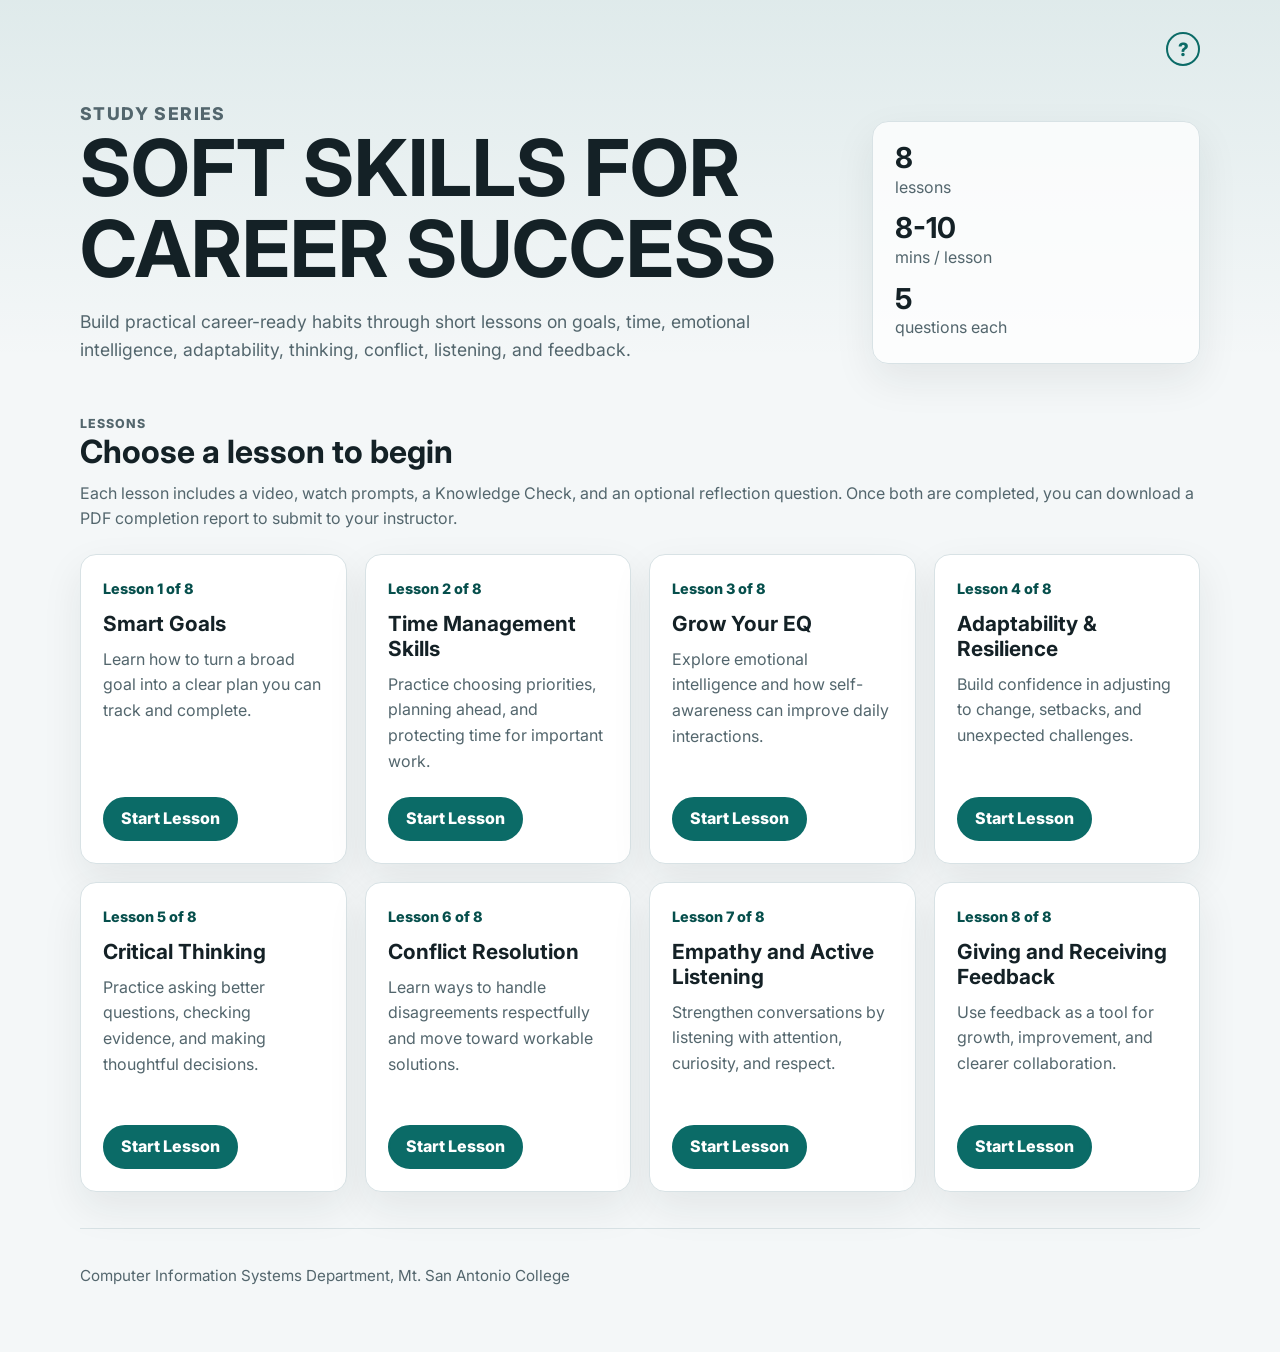
<file: index.html>
<!doctype html>
<html lang="en">
  <head>
    <meta charset="utf-8">
    <meta name="viewport" content="width=device-width, initial-scale=1">
    <title>Soft Skills for Career Success</title>
    <link rel="stylesheet" href="assets/css/styles.css">
  </head>
  <body>
    <main class="site-shell">
      <section class="hero" aria-labelledby="site-title">
        <div>
          <p class="eyebrow">Study Series</p>
          <h1 id="site-title">Soft Skills for Career Success</h1>
          <p>
            Build practical career-ready habits through short lessons on goals, time,
            emotional intelligence, adaptability, thinking, conflict, listening, and feedback.
          </p>
        </div>
        <aside class="hero-aside" aria-label="Series details">
          <div class="hero-stat">
            <strong>8</strong>
            <span>lessons</span>
          </div>
          <div class="hero-stat">
            <strong>8-10</strong>
            <span>mins / lesson</span>
          </div>
          <div class="hero-stat">
            <strong>5</strong>
            <span>questions each</span>
          </div>
        </aside>
      </section>

      <section aria-labelledby="lessons-title">
        <div class="section-heading">
          <p class="eyebrow">Lessons</p>
          <h2 id="lessons-title">Choose a lesson to begin</h2>
          <p>Each lesson includes a video, watch prompts, a Knowledge Check, and an optional reflection question. Once both are completed, you can download a PDF completion report to submit to your instructor.</p>
        </div>
        <div class="lesson-grid" data-lesson-grid></div>
      </section>

      <footer class="site-footer">
        <p>Computer Information Systems Department, Mt. San Antonio College</p>
      </footer>
    </main>
    <script src="assets/js/lessons.js"></script>
  </body>
</html>
</file>
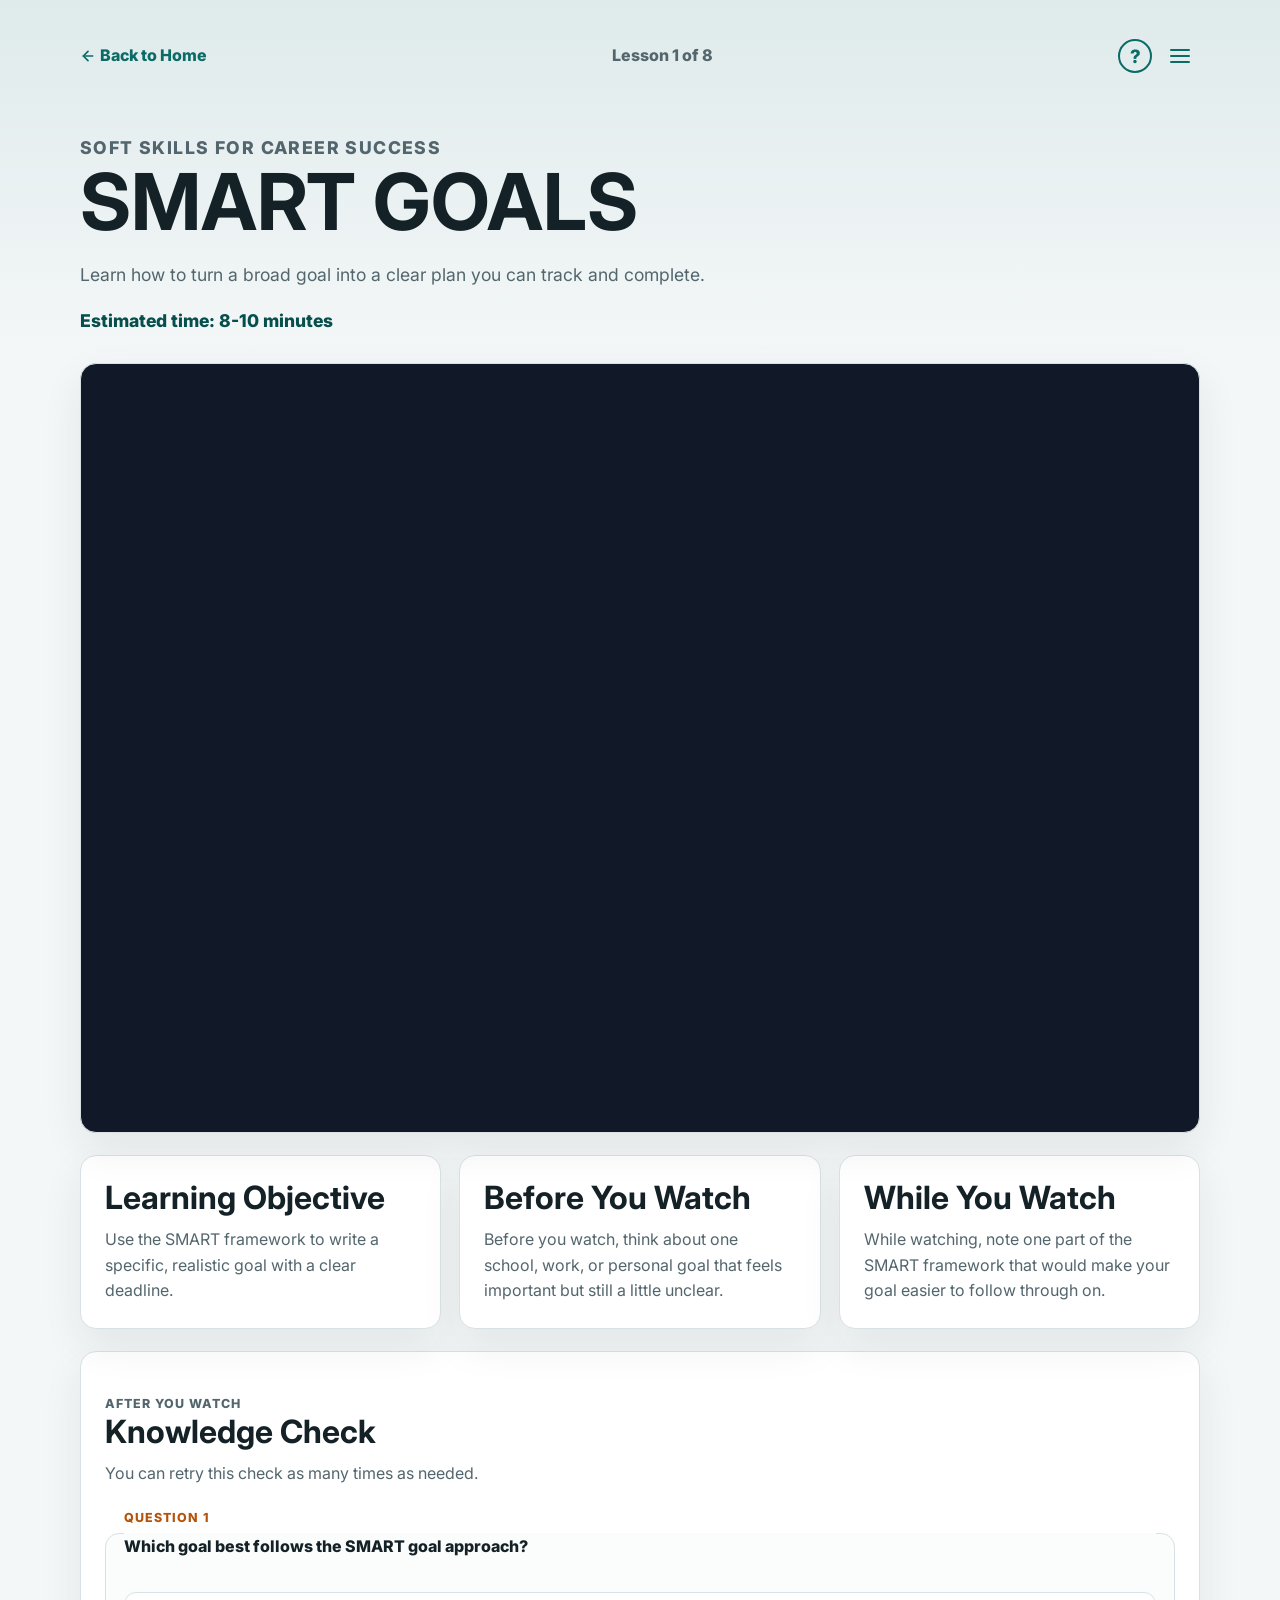
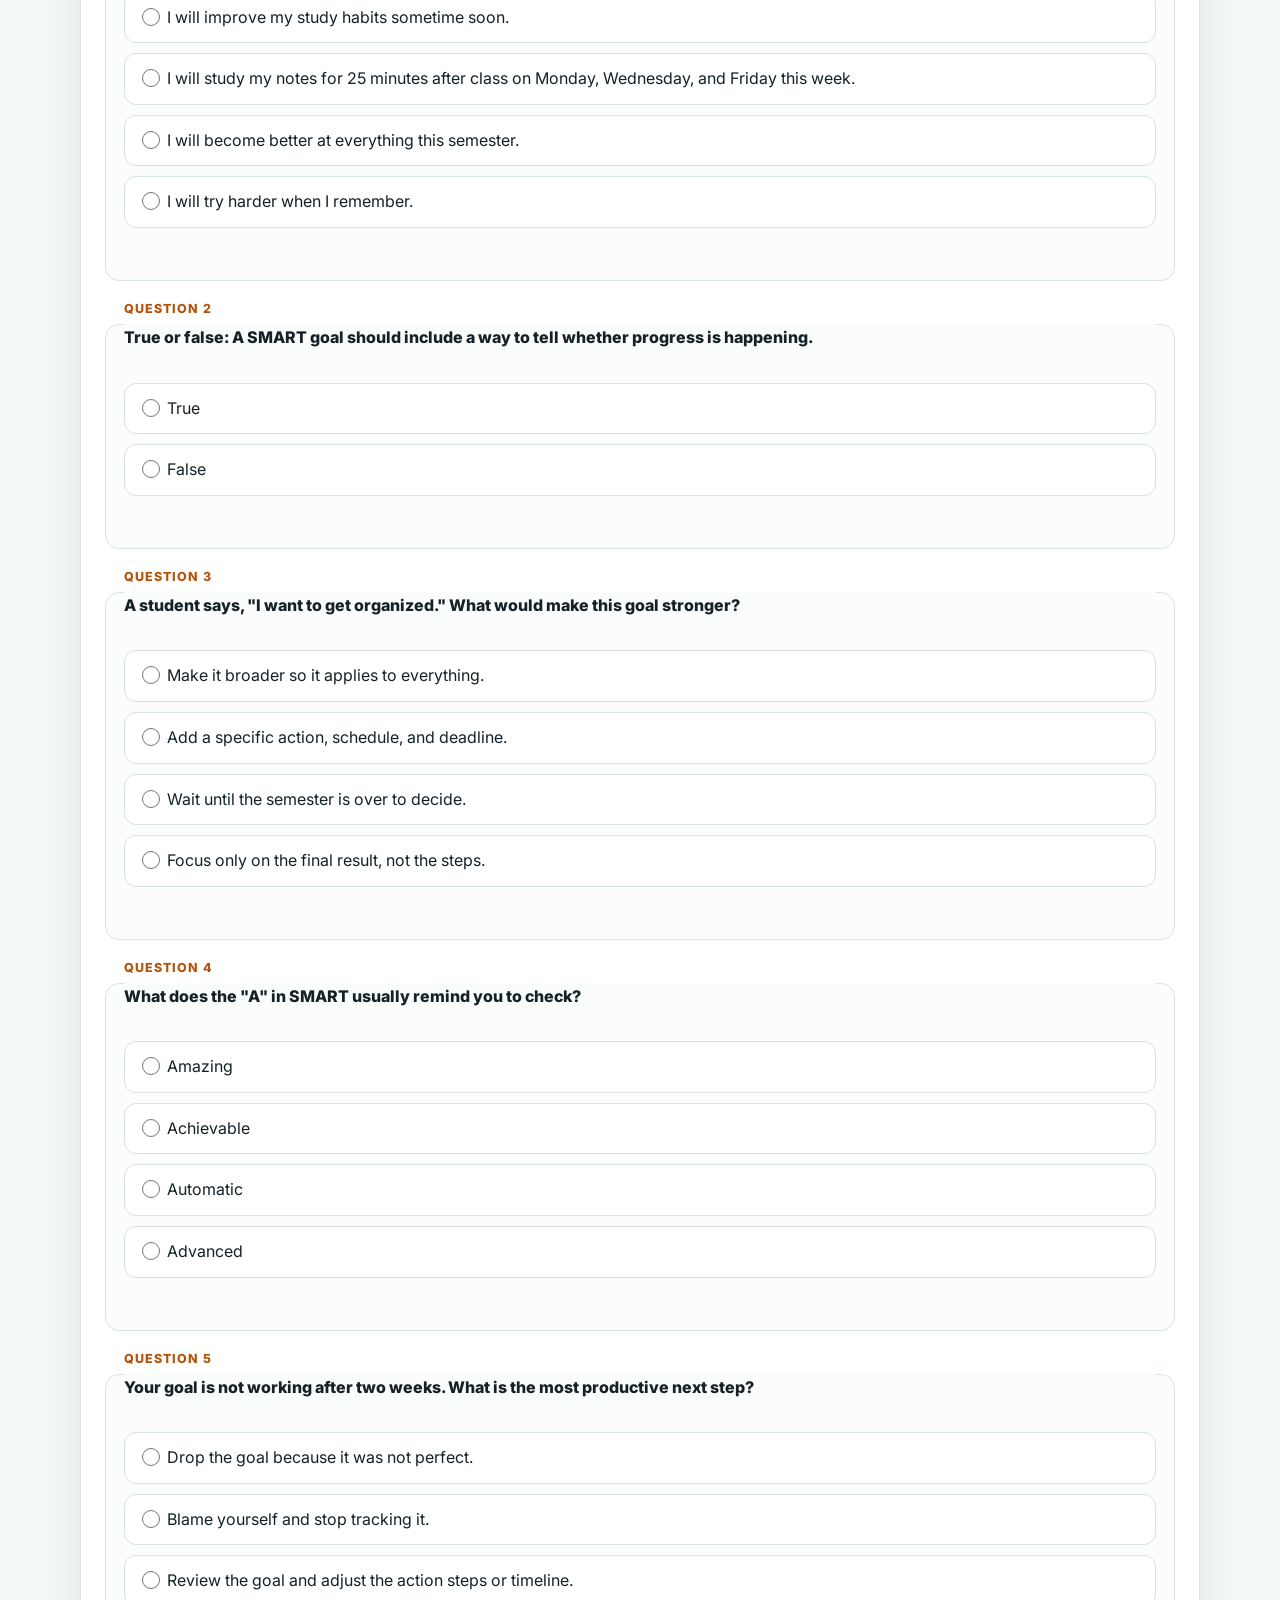
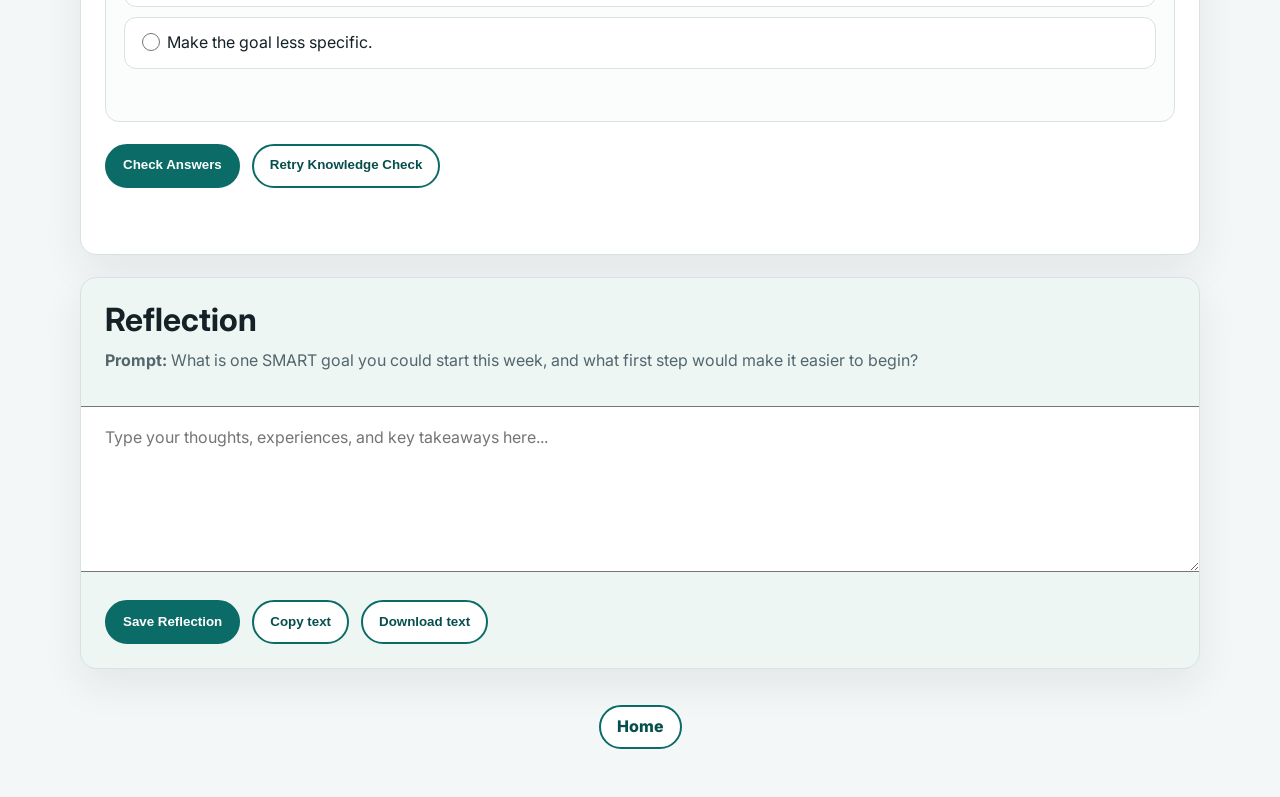
<file: lessons/lesson-1.html>
<!doctype html>
<html lang="en">
  <head>
    <meta charset="utf-8">
    <meta name="viewport" content="width=device-width, initial-scale=1">
    <title>Lesson 1 | Soft Skills for Career Success</title>
    <link rel="stylesheet" href="../assets/css/styles.css">
  </head>
  <body>
    <main class="site-shell" data-lesson-page data-lesson-id="1"></main>
    <script src="../assets/js/lessons.js"></script>
    <script src="../assets/js/quiz.js"></script>
  </body>
</html>
</file>
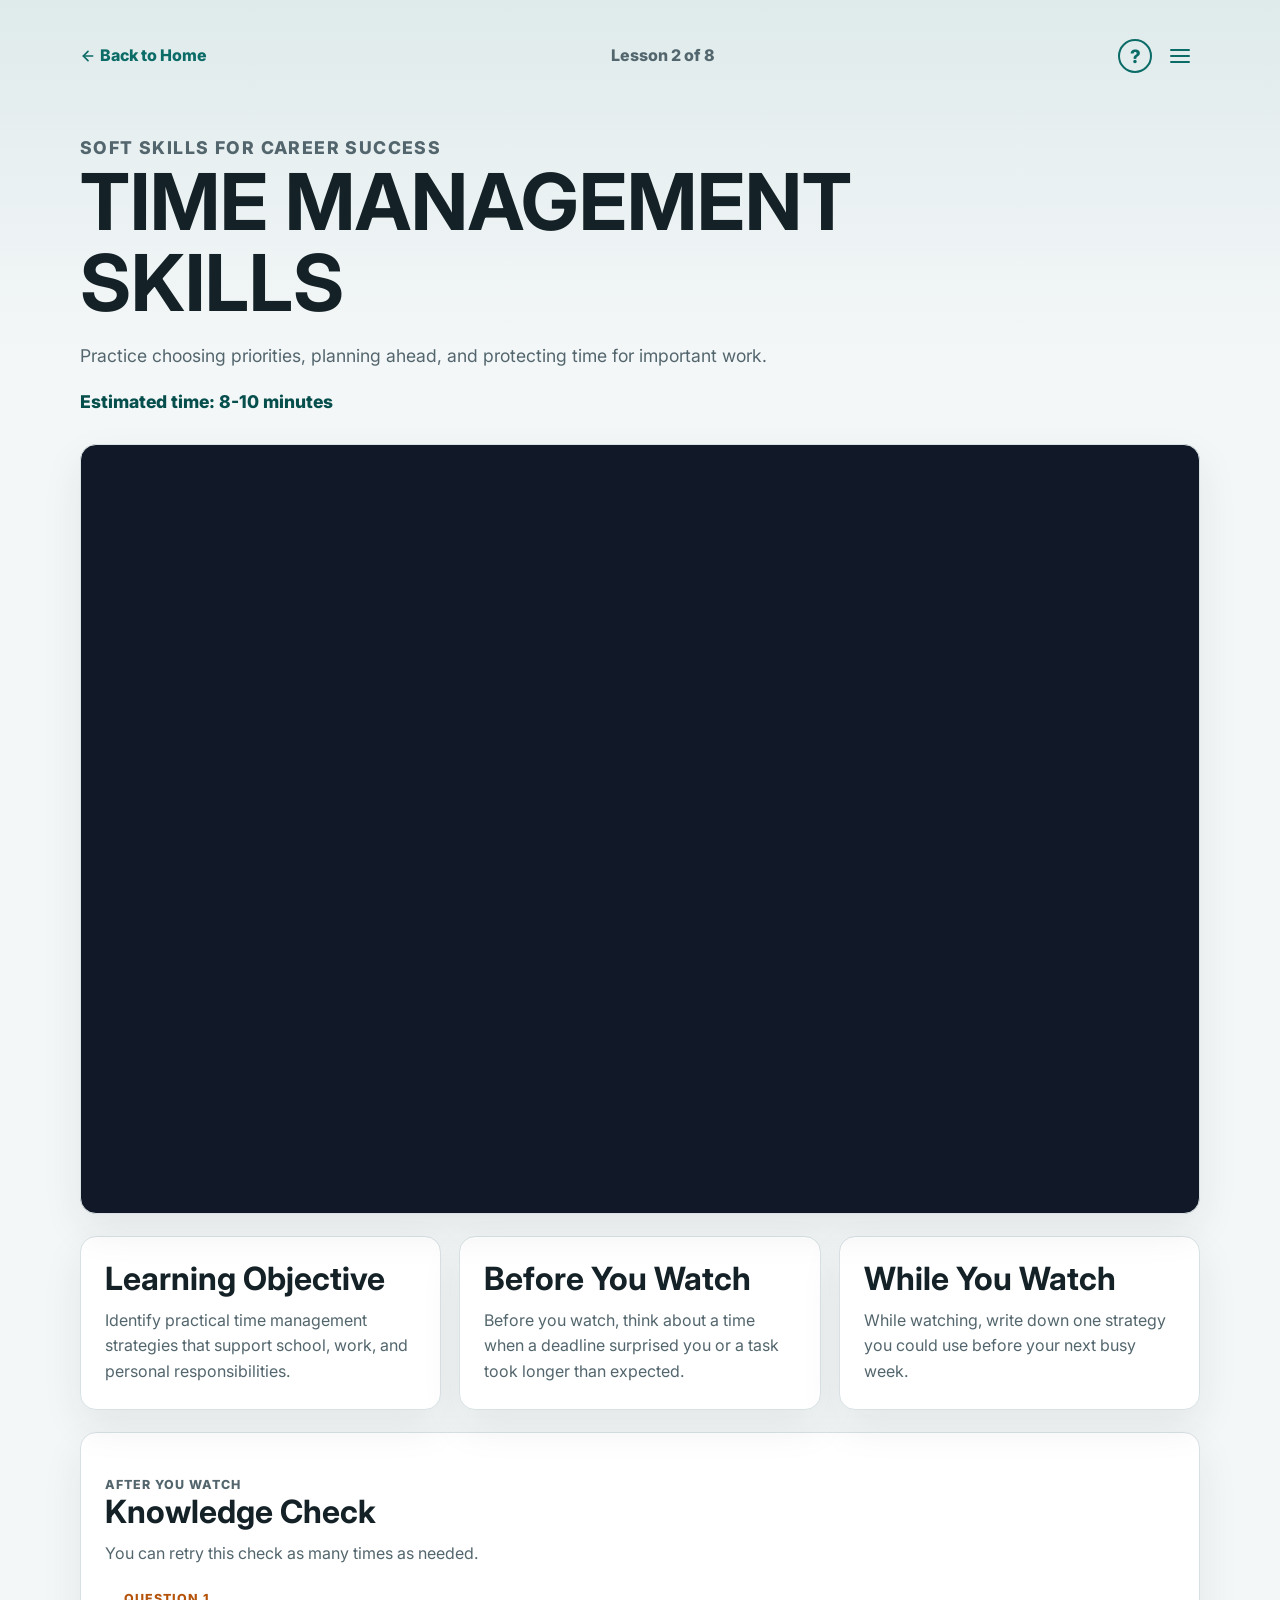
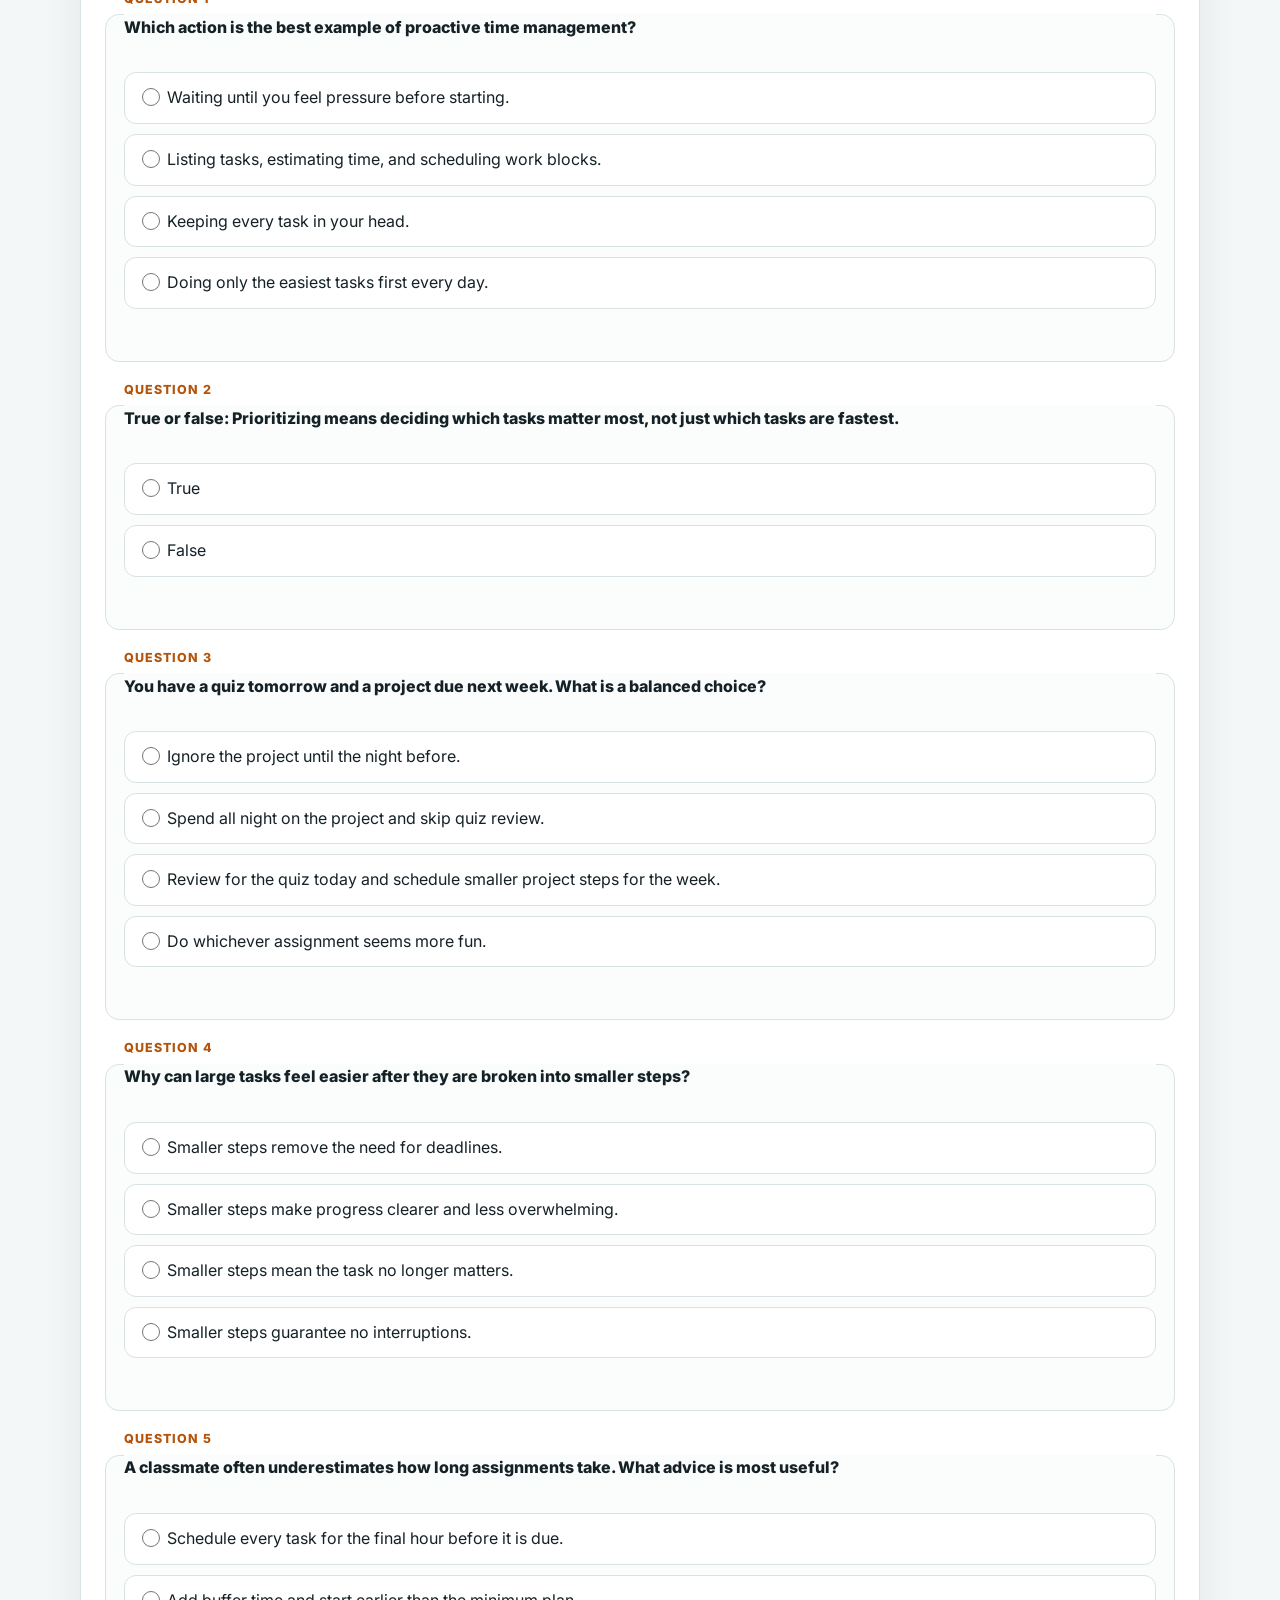
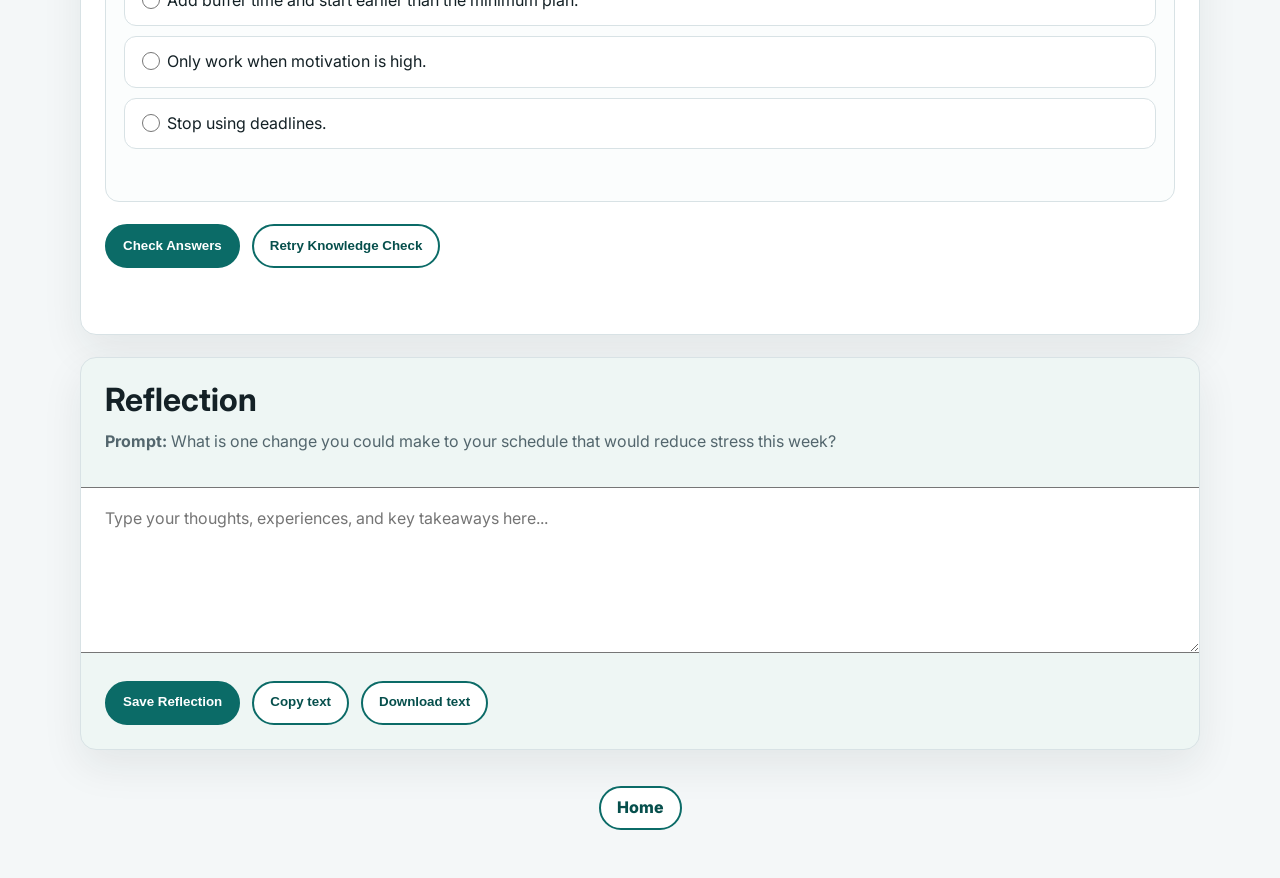
<file: lessons/lesson-2.html>
<!doctype html>
<html lang="en">
  <head>
    <meta charset="utf-8">
    <meta name="viewport" content="width=device-width, initial-scale=1">
    <title>Lesson 2 | Soft Skills for Career Success</title>
    <link rel="stylesheet" href="../assets/css/styles.css">
  </head>
  <body>
    <main class="site-shell" data-lesson-page data-lesson-id="2"></main>
    <script src="../assets/js/lessons.js"></script>
    <script src="../assets/js/quiz.js"></script>
  </body>
</html>
</file>
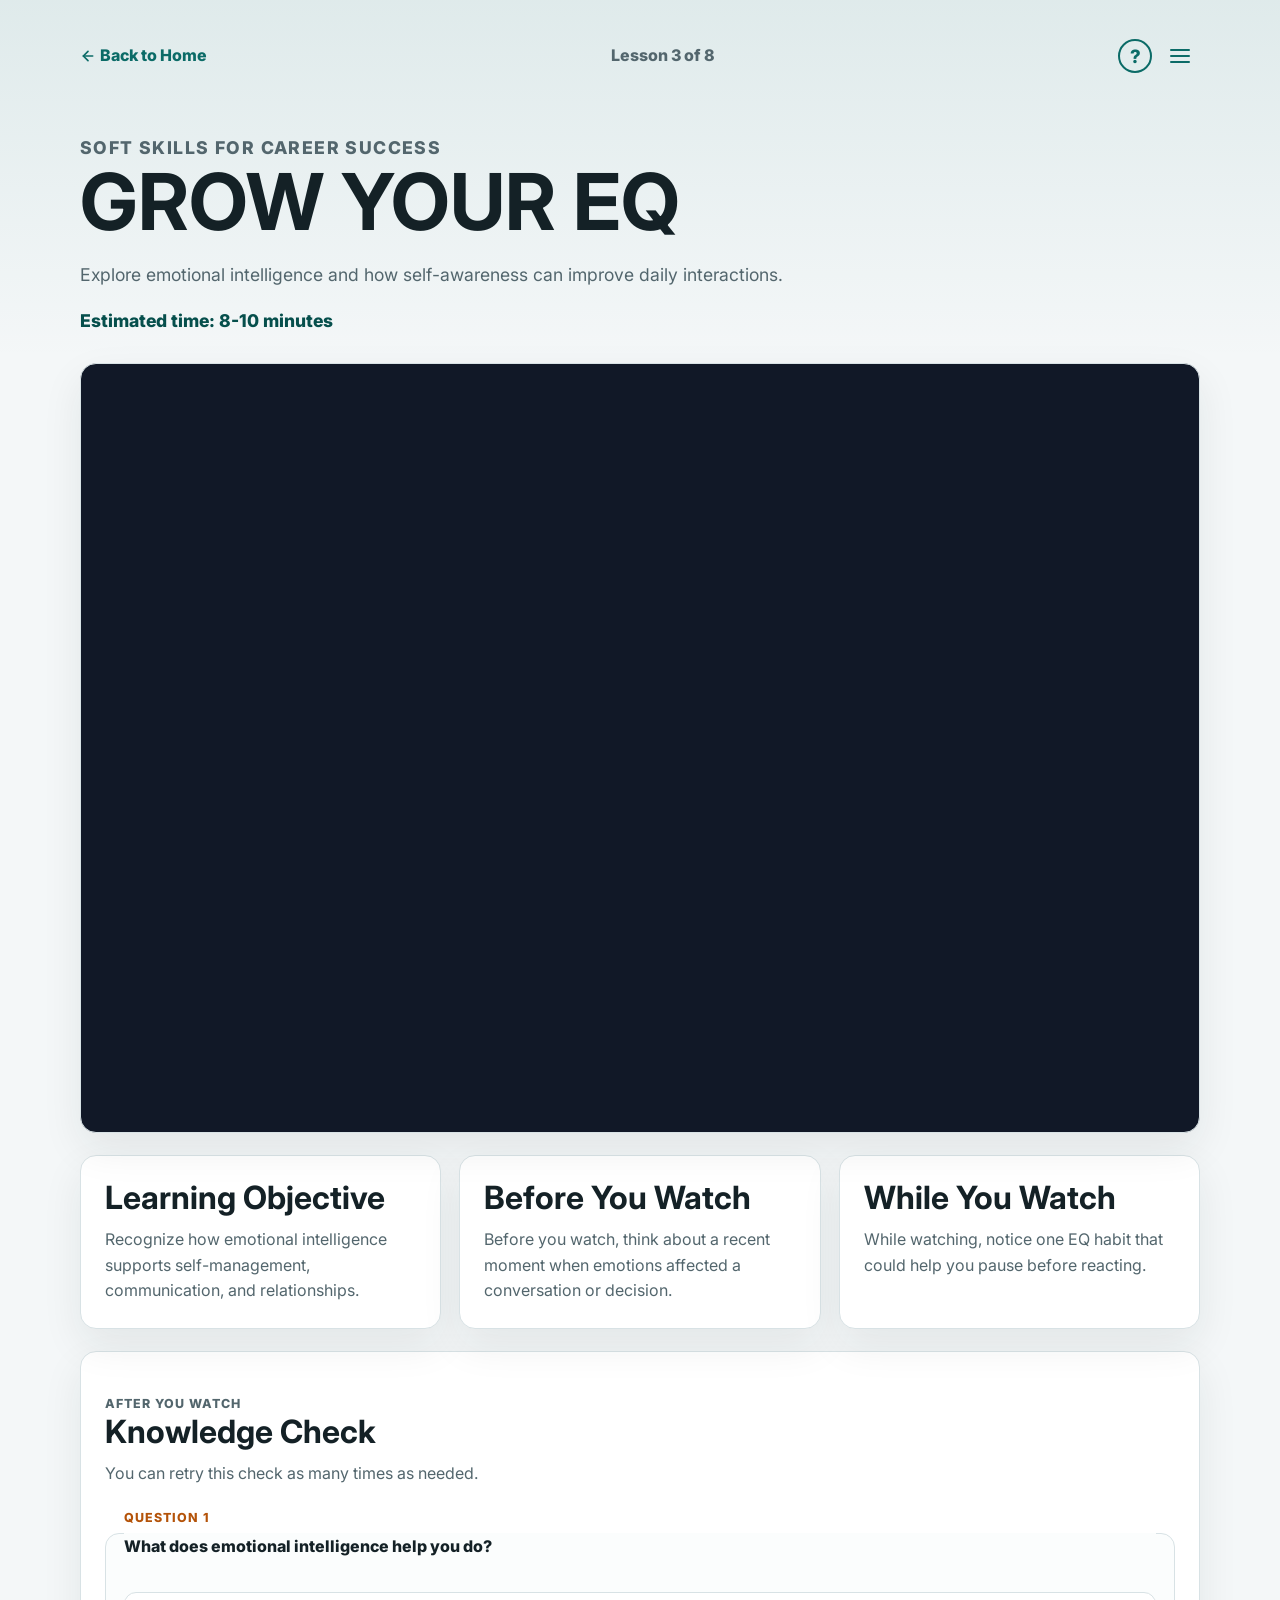
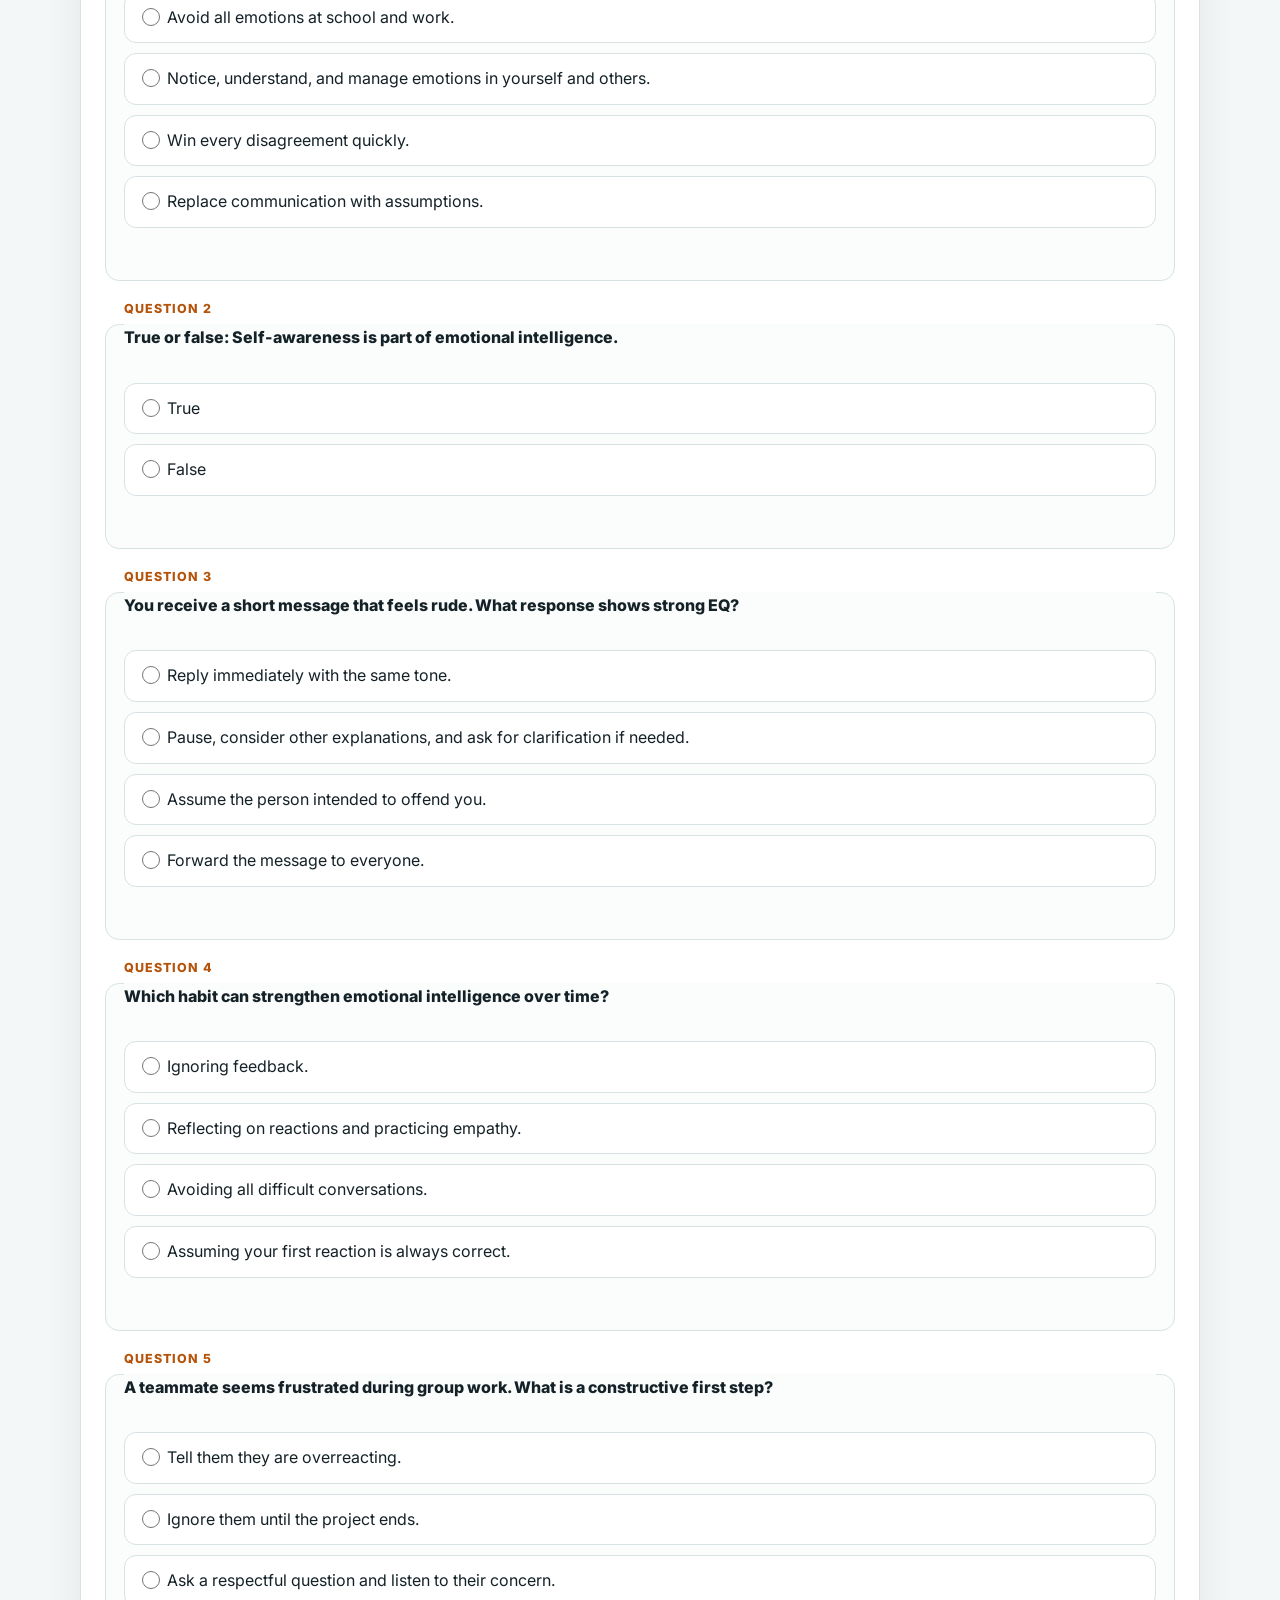
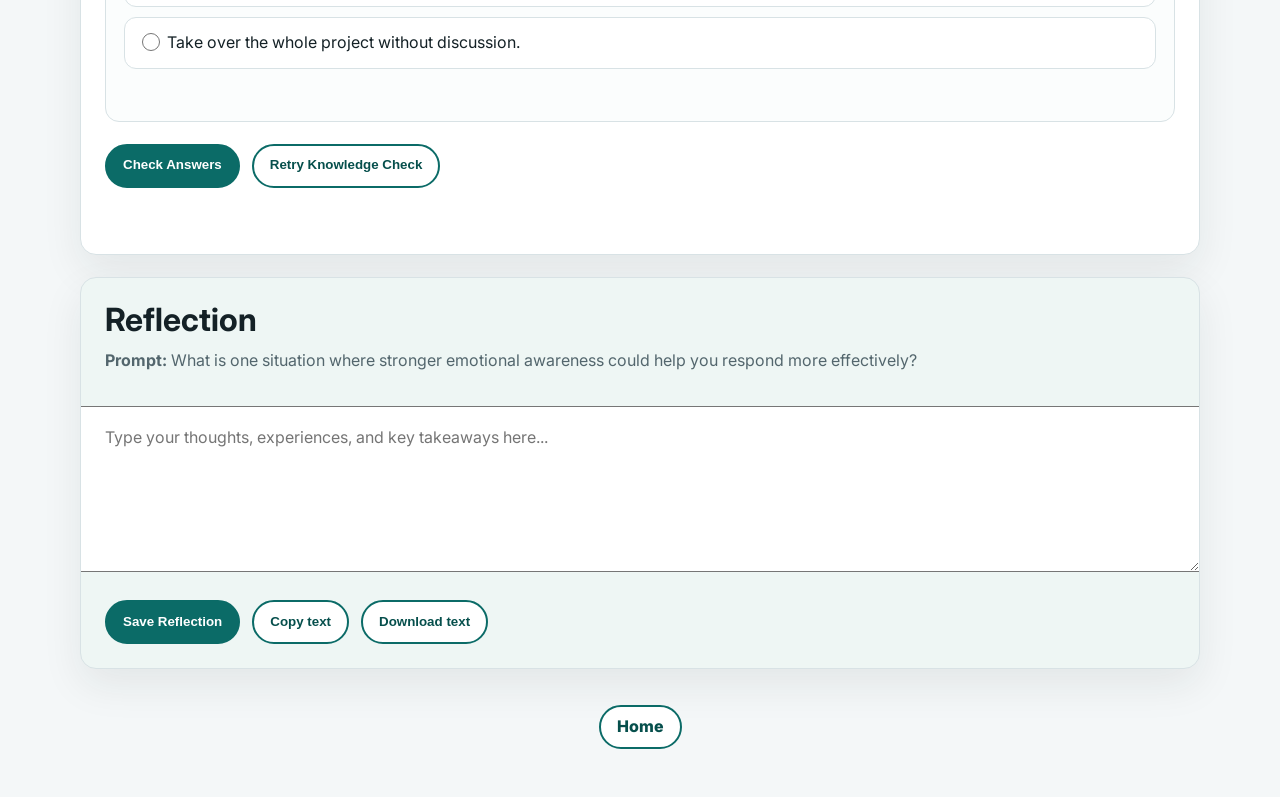
<file: lessons/lesson-3.html>
<!doctype html>
<html lang="en">
  <head>
    <meta charset="utf-8">
    <meta name="viewport" content="width=device-width, initial-scale=1">
    <title>Lesson 3 | Soft Skills for Career Success</title>
    <link rel="stylesheet" href="../assets/css/styles.css">
  </head>
  <body>
    <main class="site-shell" data-lesson-page data-lesson-id="3"></main>
    <script src="../assets/js/lessons.js"></script>
    <script src="../assets/js/quiz.js"></script>
  </body>
</html>
</file>
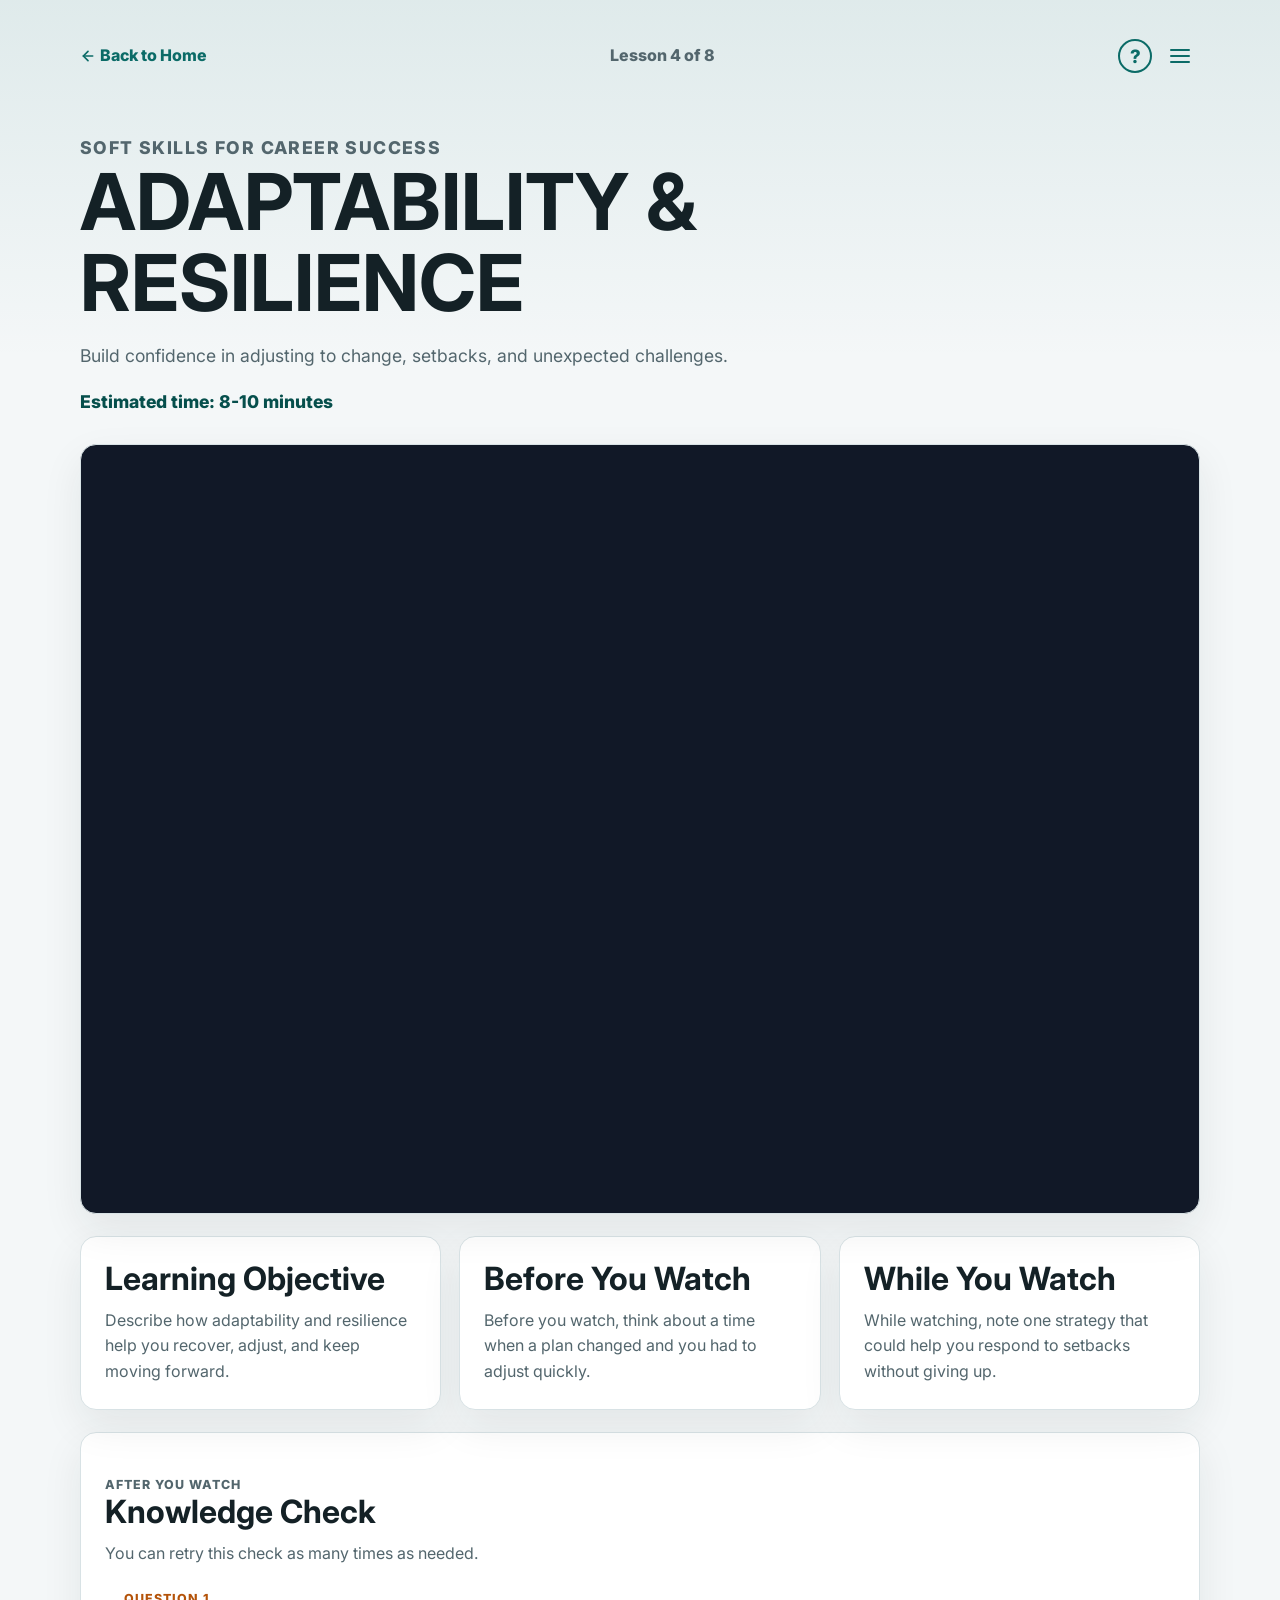
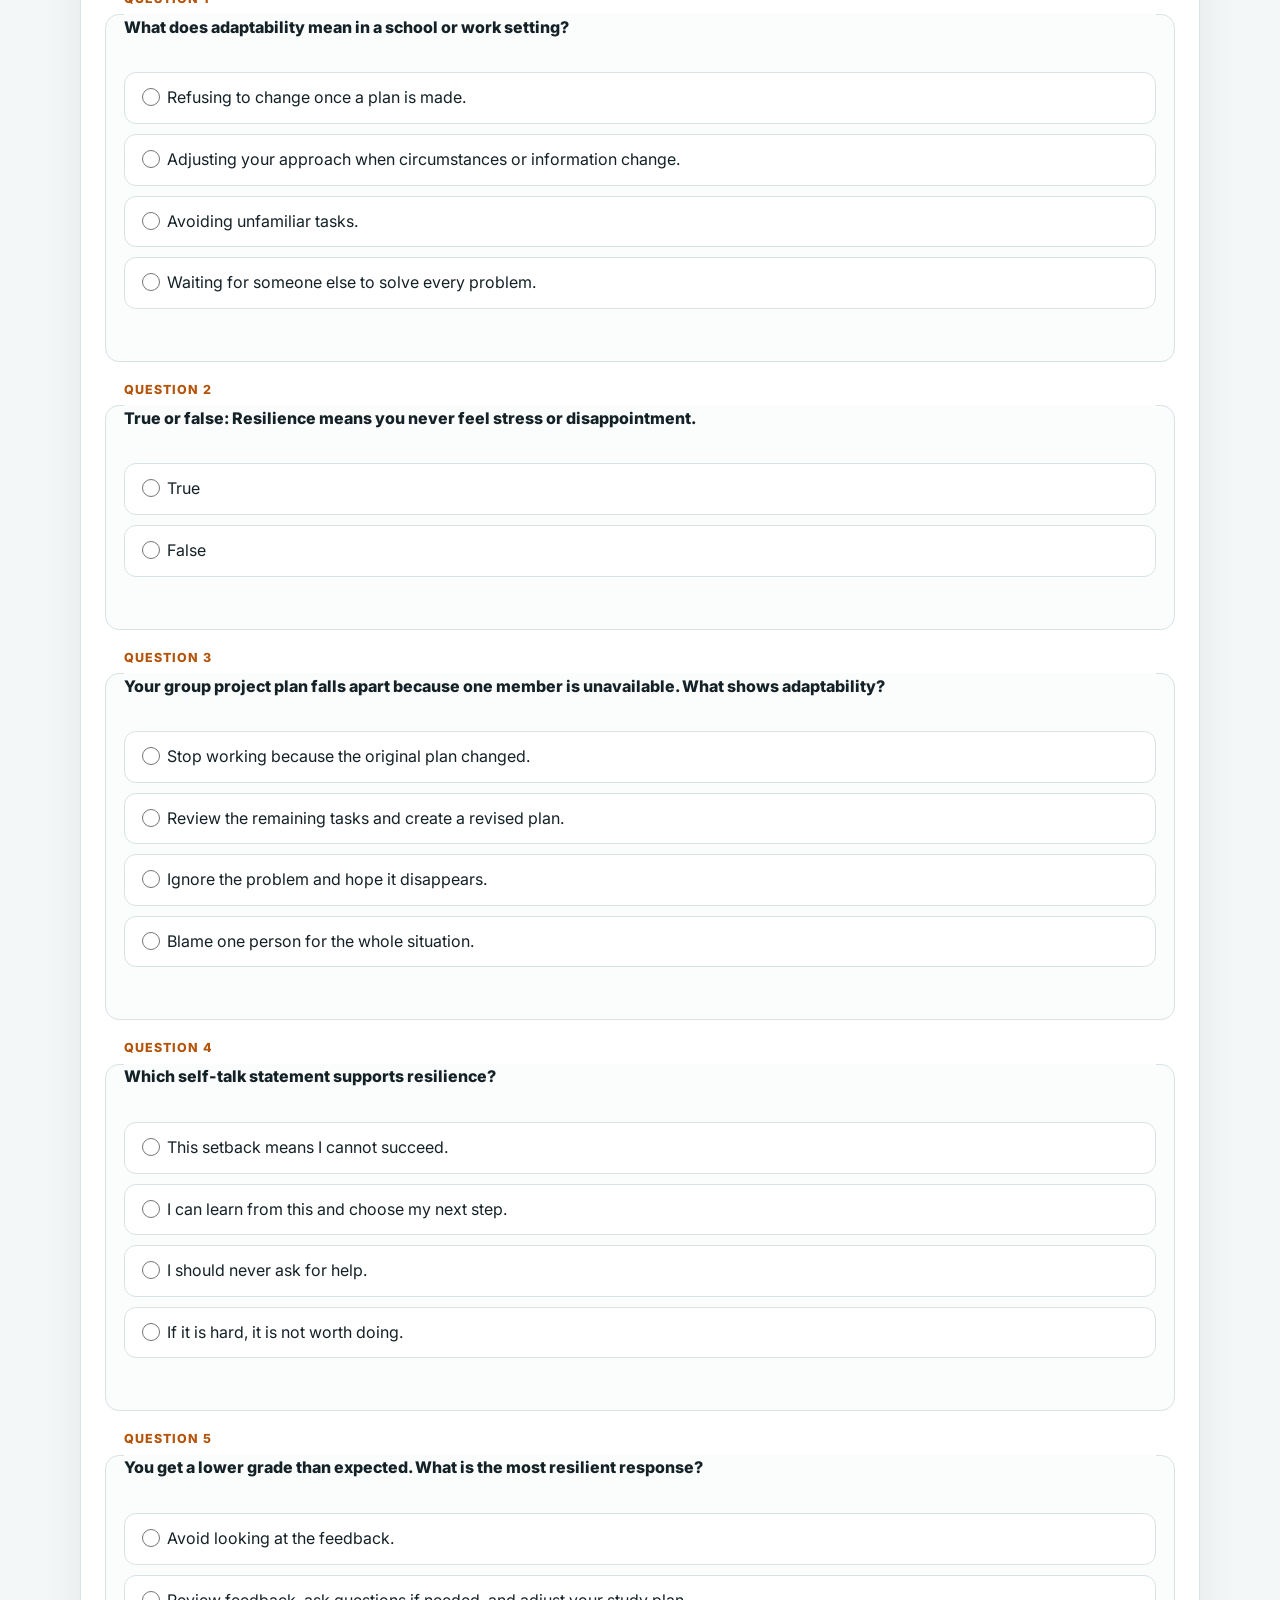
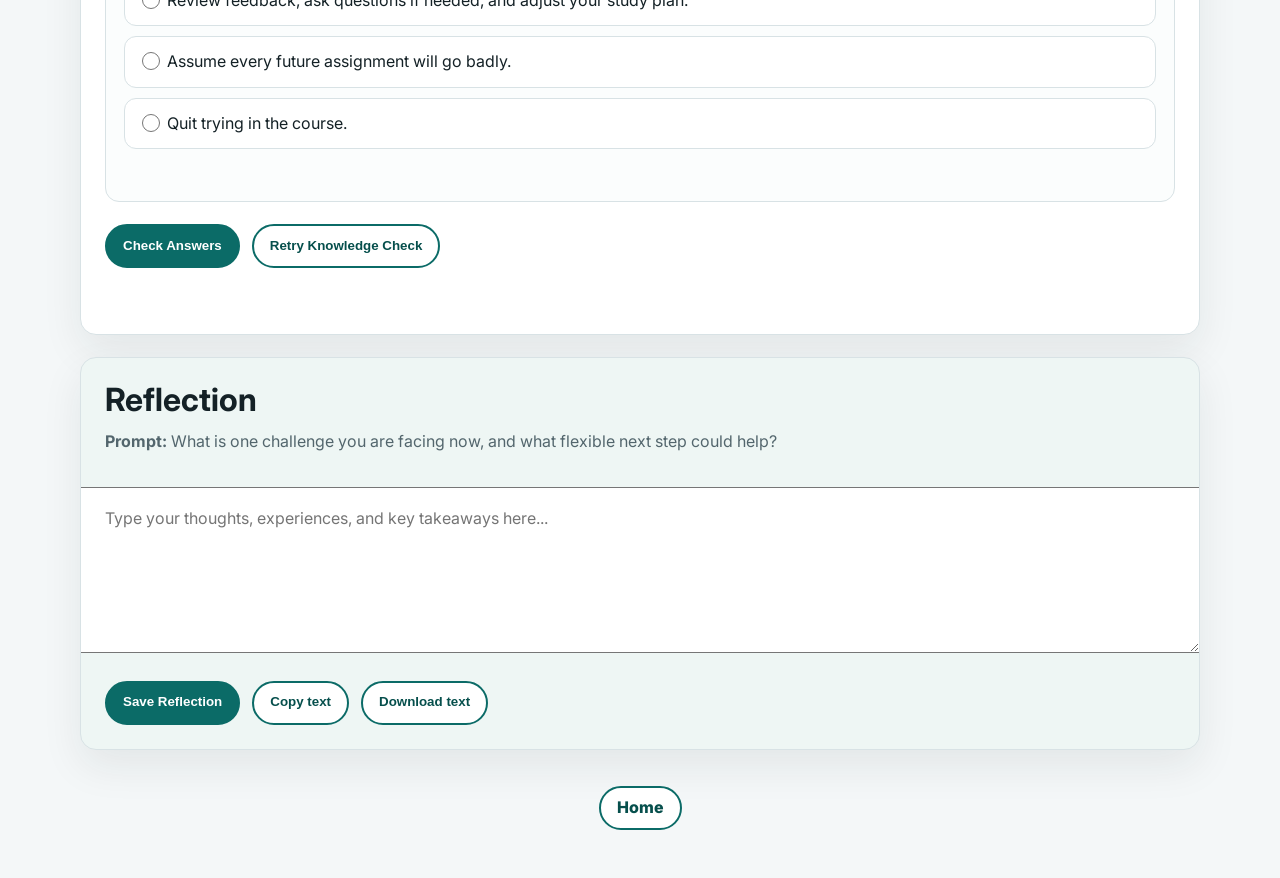
<file: lessons/lesson-4.html>
<!doctype html>
<html lang="en">
  <head>
    <meta charset="utf-8">
    <meta name="viewport" content="width=device-width, initial-scale=1">
    <title>Lesson 4 | Soft Skills for Career Success</title>
    <link rel="stylesheet" href="../assets/css/styles.css">
  </head>
  <body>
    <main class="site-shell" data-lesson-page data-lesson-id="4"></main>
    <script src="../assets/js/lessons.js"></script>
    <script src="../assets/js/quiz.js"></script>
  </body>
</html>
</file>
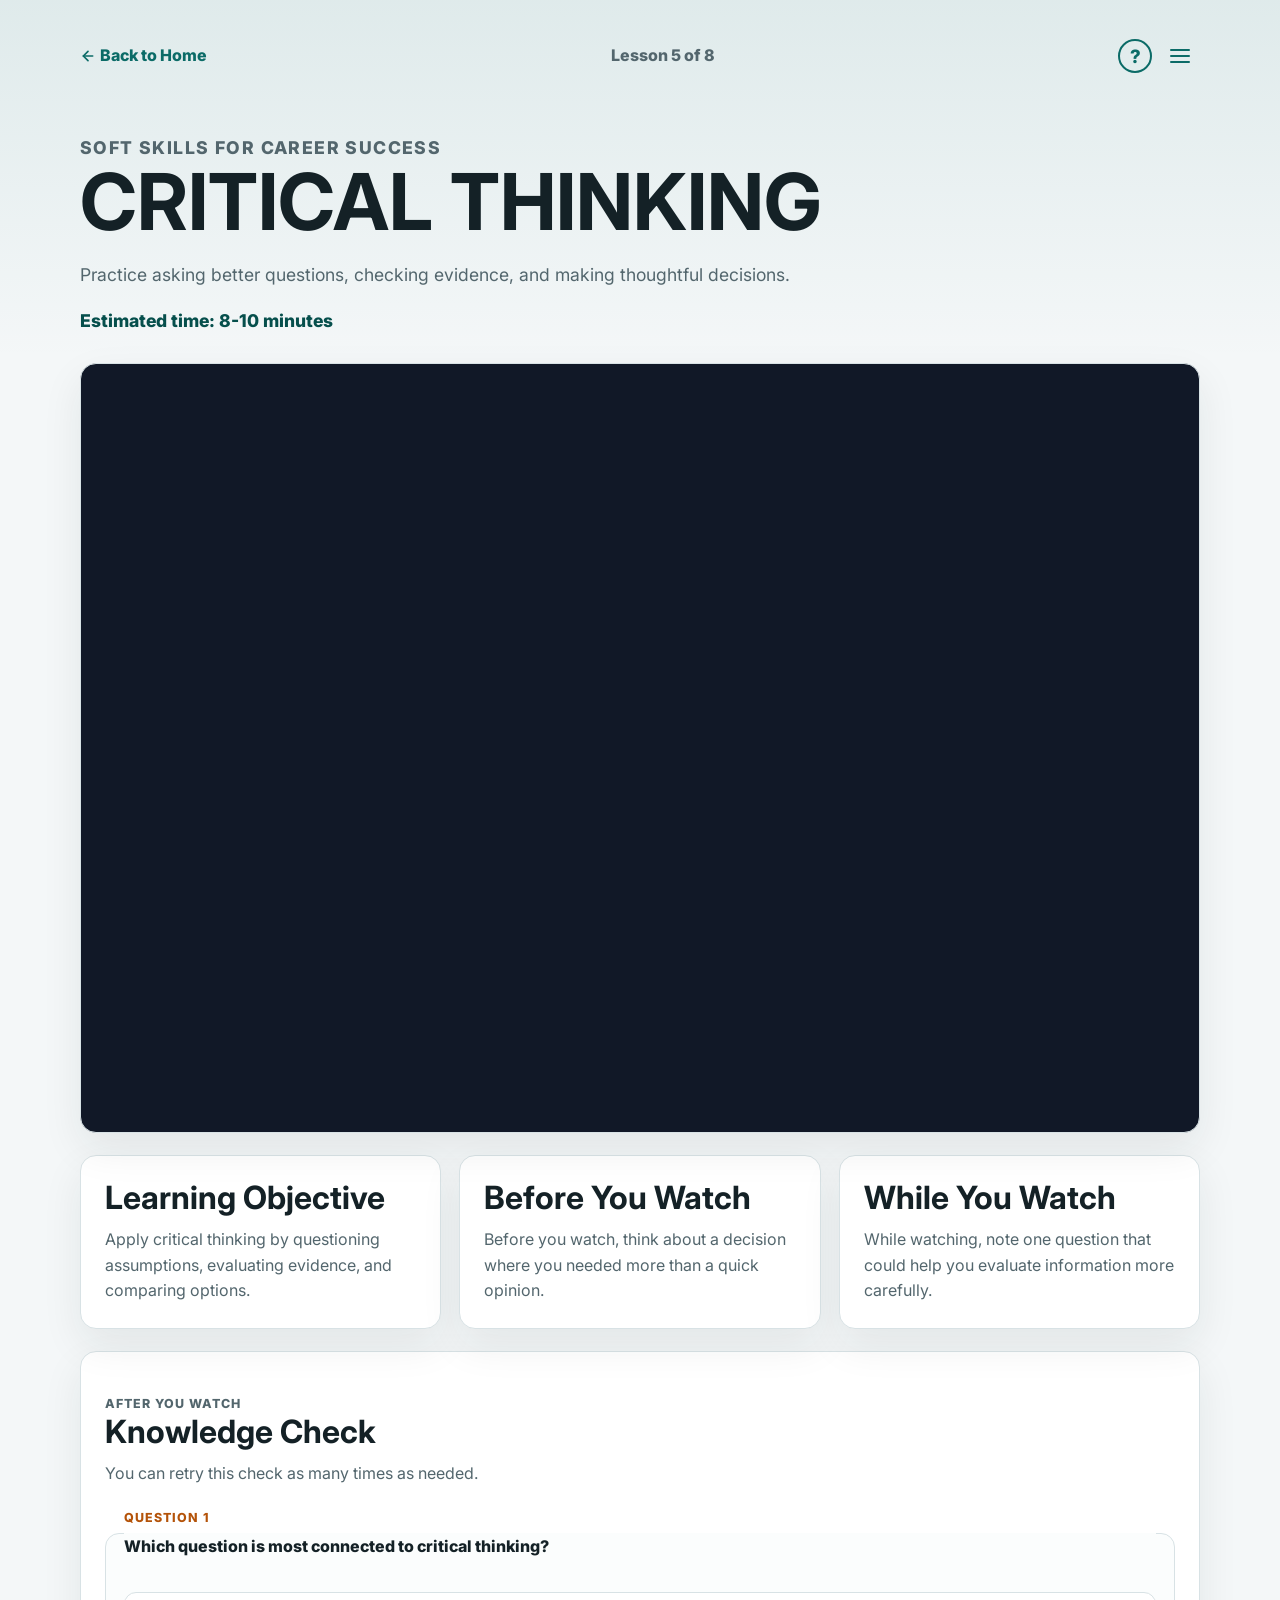
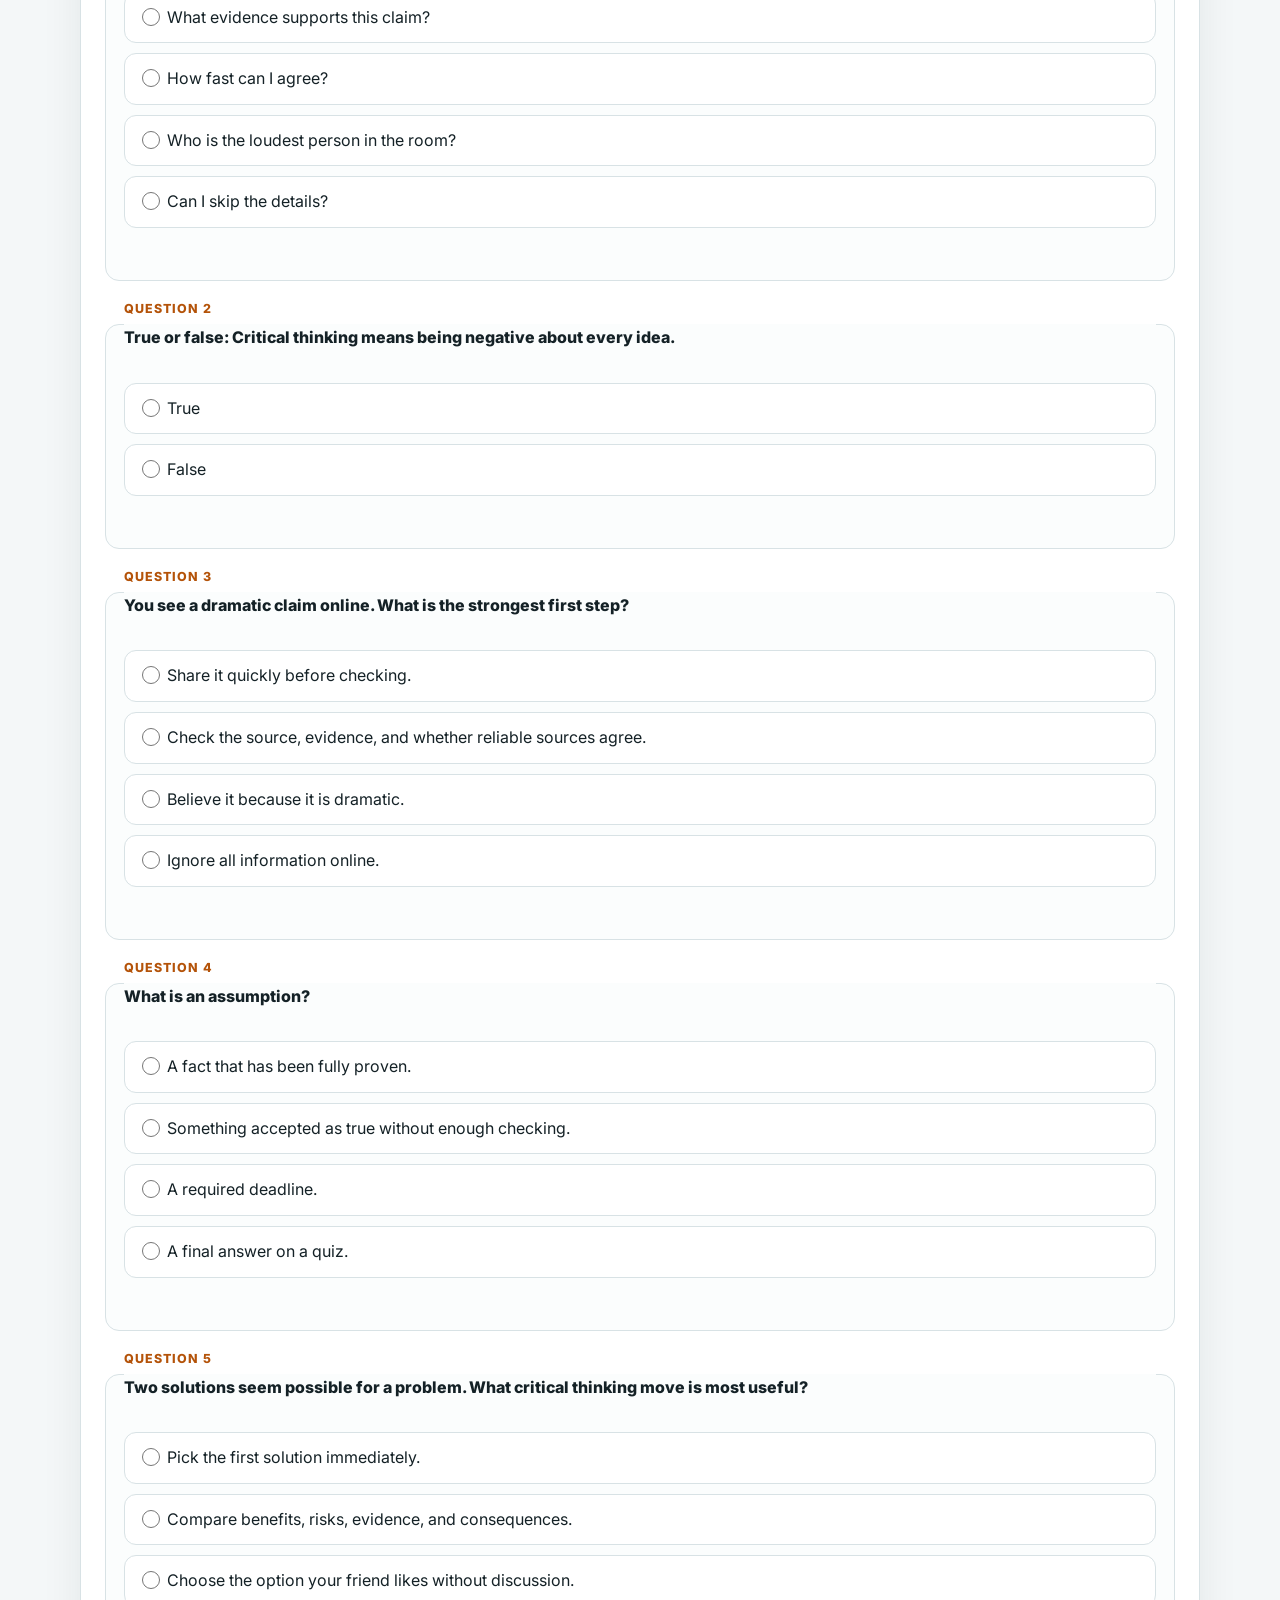
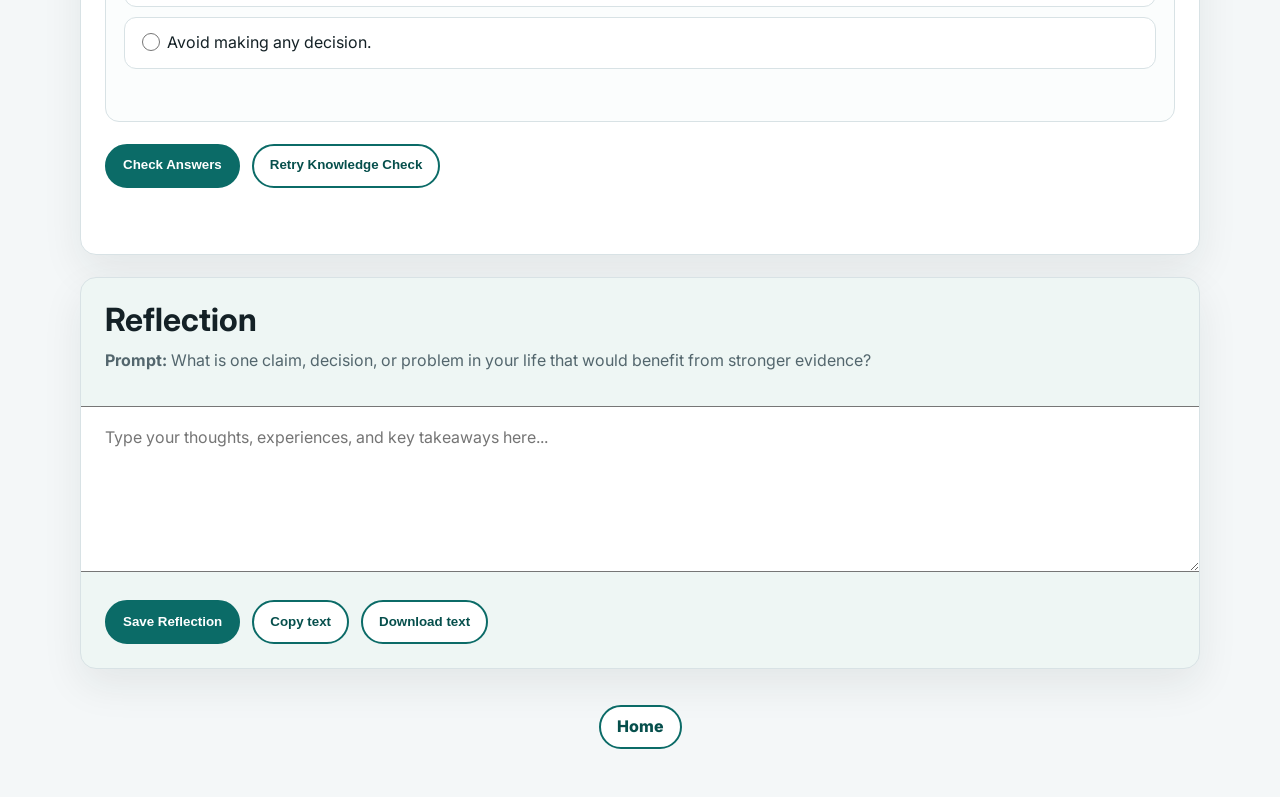
<file: lessons/lesson-5.html>
<!doctype html>
<html lang="en">
  <head>
    <meta charset="utf-8">
    <meta name="viewport" content="width=device-width, initial-scale=1">
    <title>Lesson 5 | Soft Skills for Career Success</title>
    <link rel="stylesheet" href="../assets/css/styles.css">
  </head>
  <body>
    <main class="site-shell" data-lesson-page data-lesson-id="5"></main>
    <script src="../assets/js/lessons.js"></script>
    <script src="../assets/js/quiz.js"></script>
  </body>
</html>
</file>
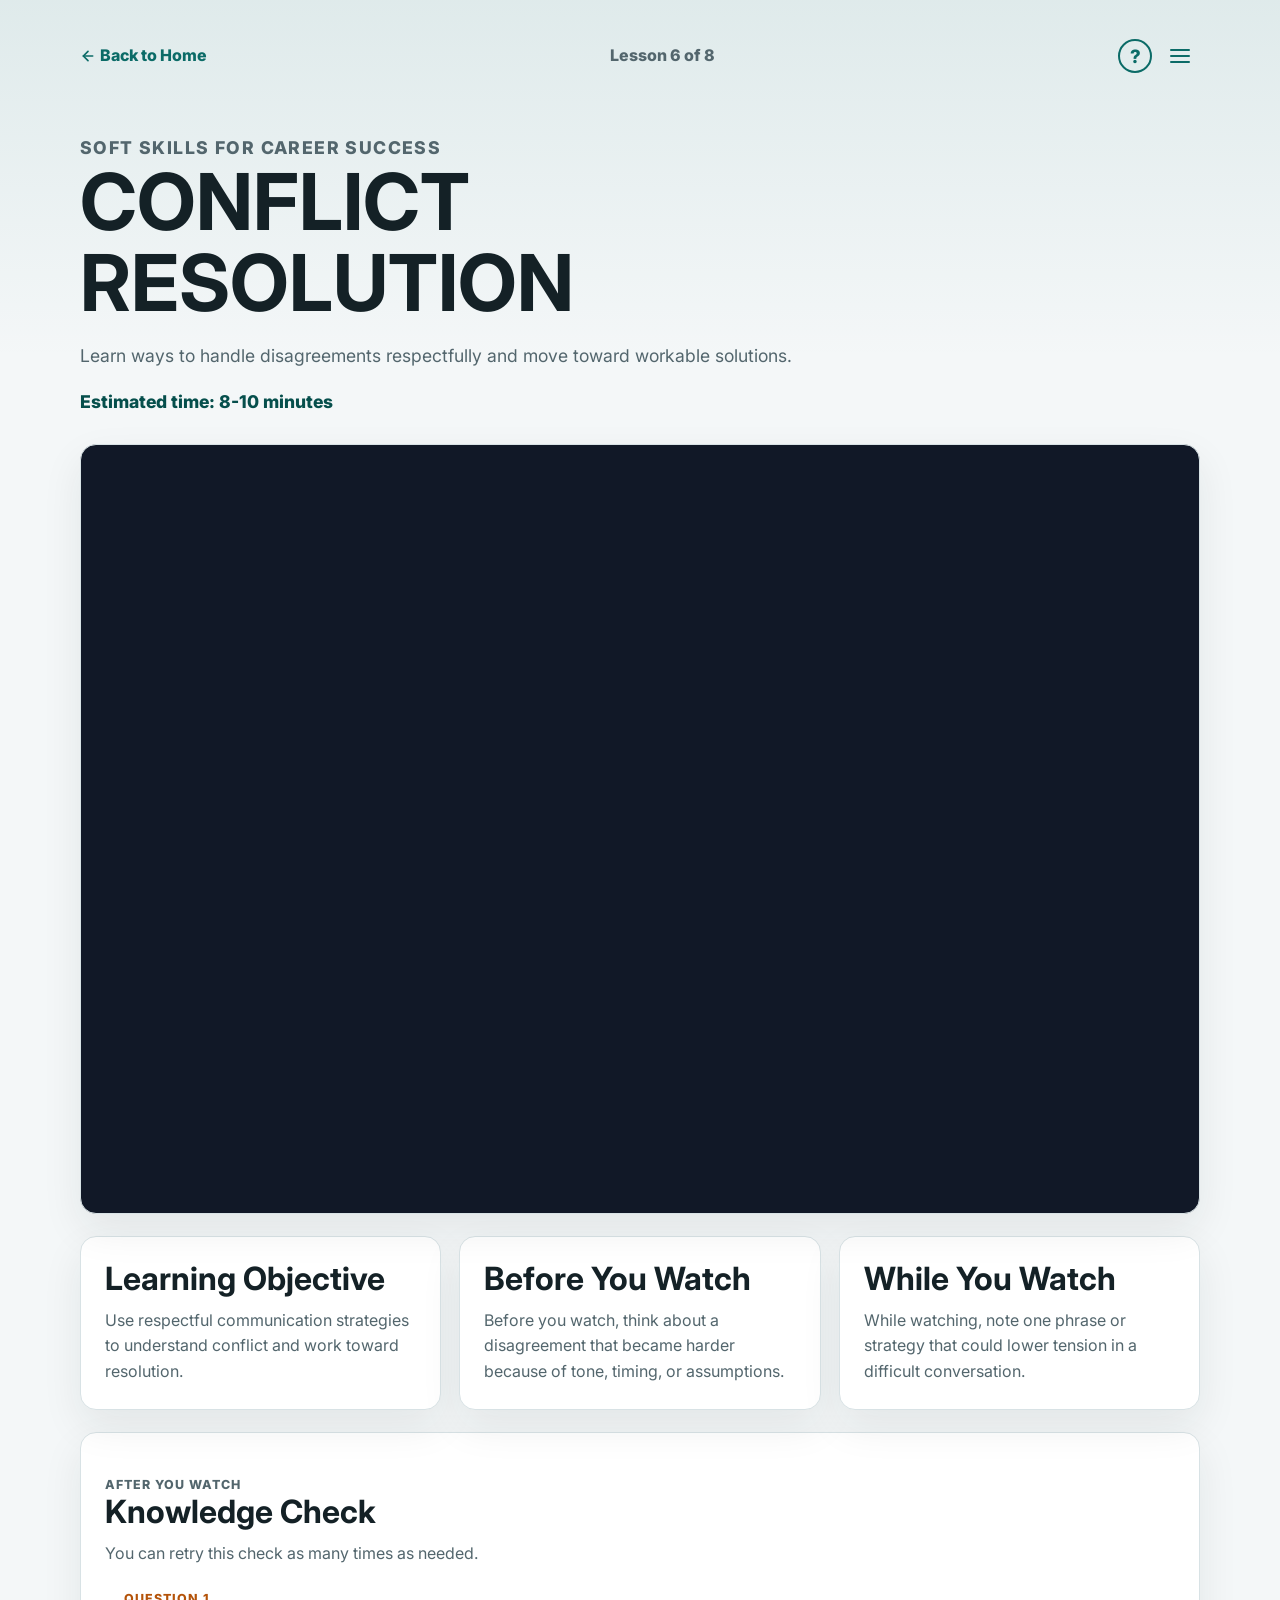
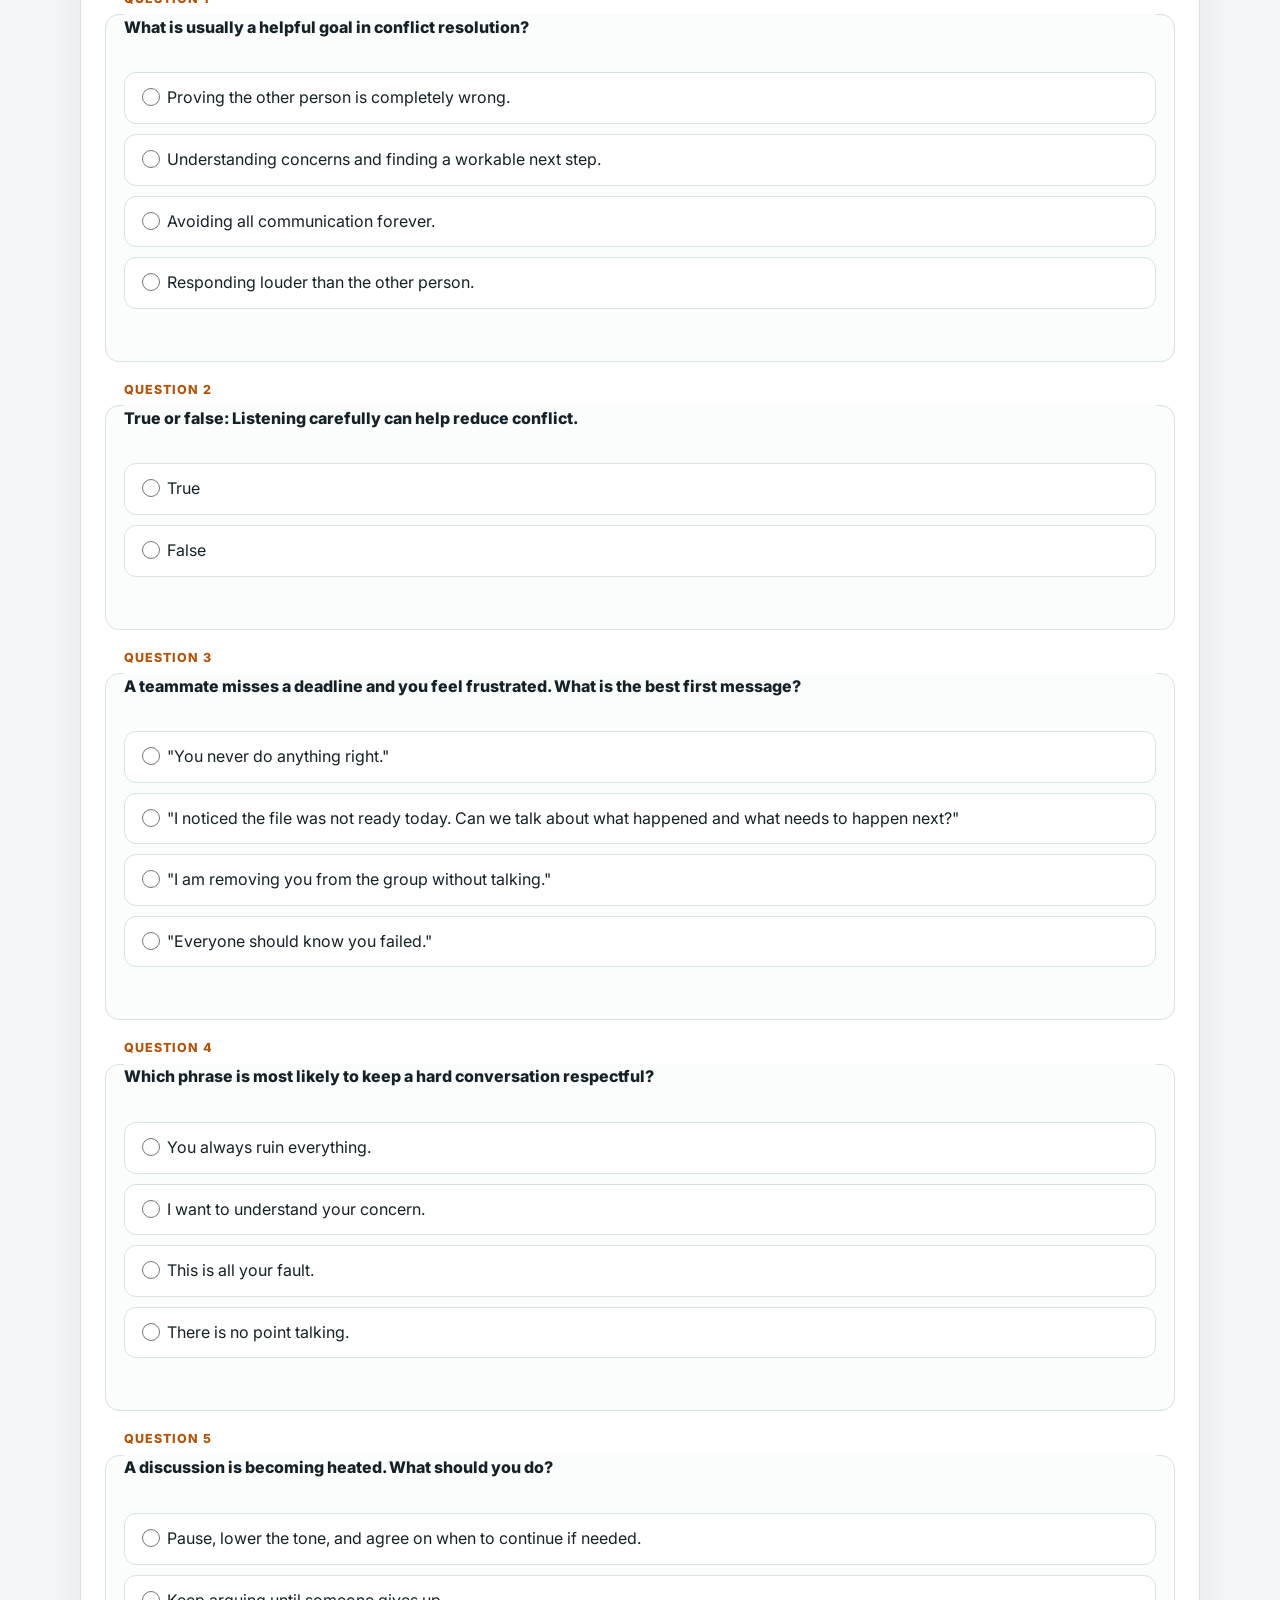
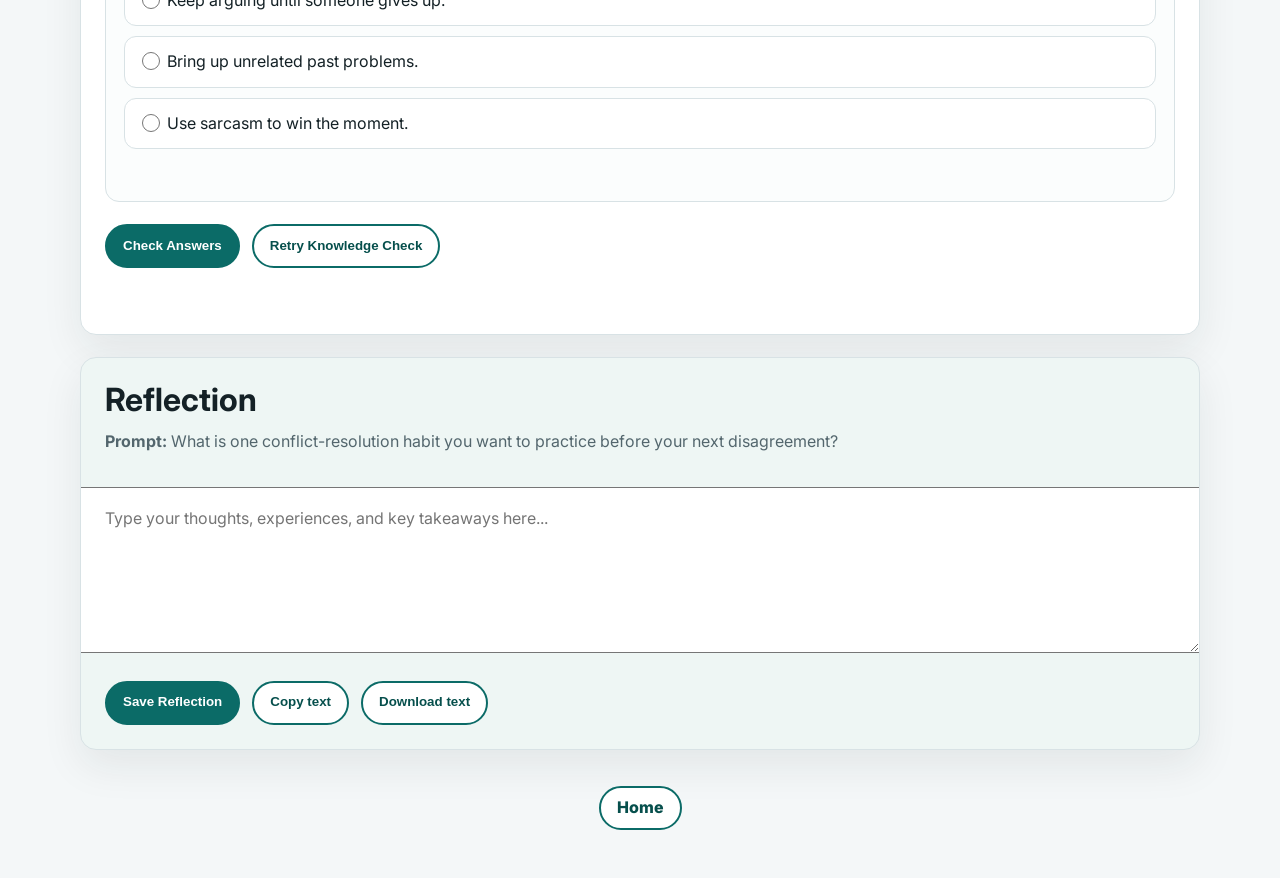
<file: lessons/lesson-6.html>
<!doctype html>
<html lang="en">
  <head>
    <meta charset="utf-8">
    <meta name="viewport" content="width=device-width, initial-scale=1">
    <title>Lesson 6 | Soft Skills for Career Success</title>
    <link rel="stylesheet" href="../assets/css/styles.css">
  </head>
  <body>
    <main class="site-shell" data-lesson-page data-lesson-id="6"></main>
    <script src="../assets/js/lessons.js"></script>
    <script src="../assets/js/quiz.js"></script>
  </body>
</html>
</file>
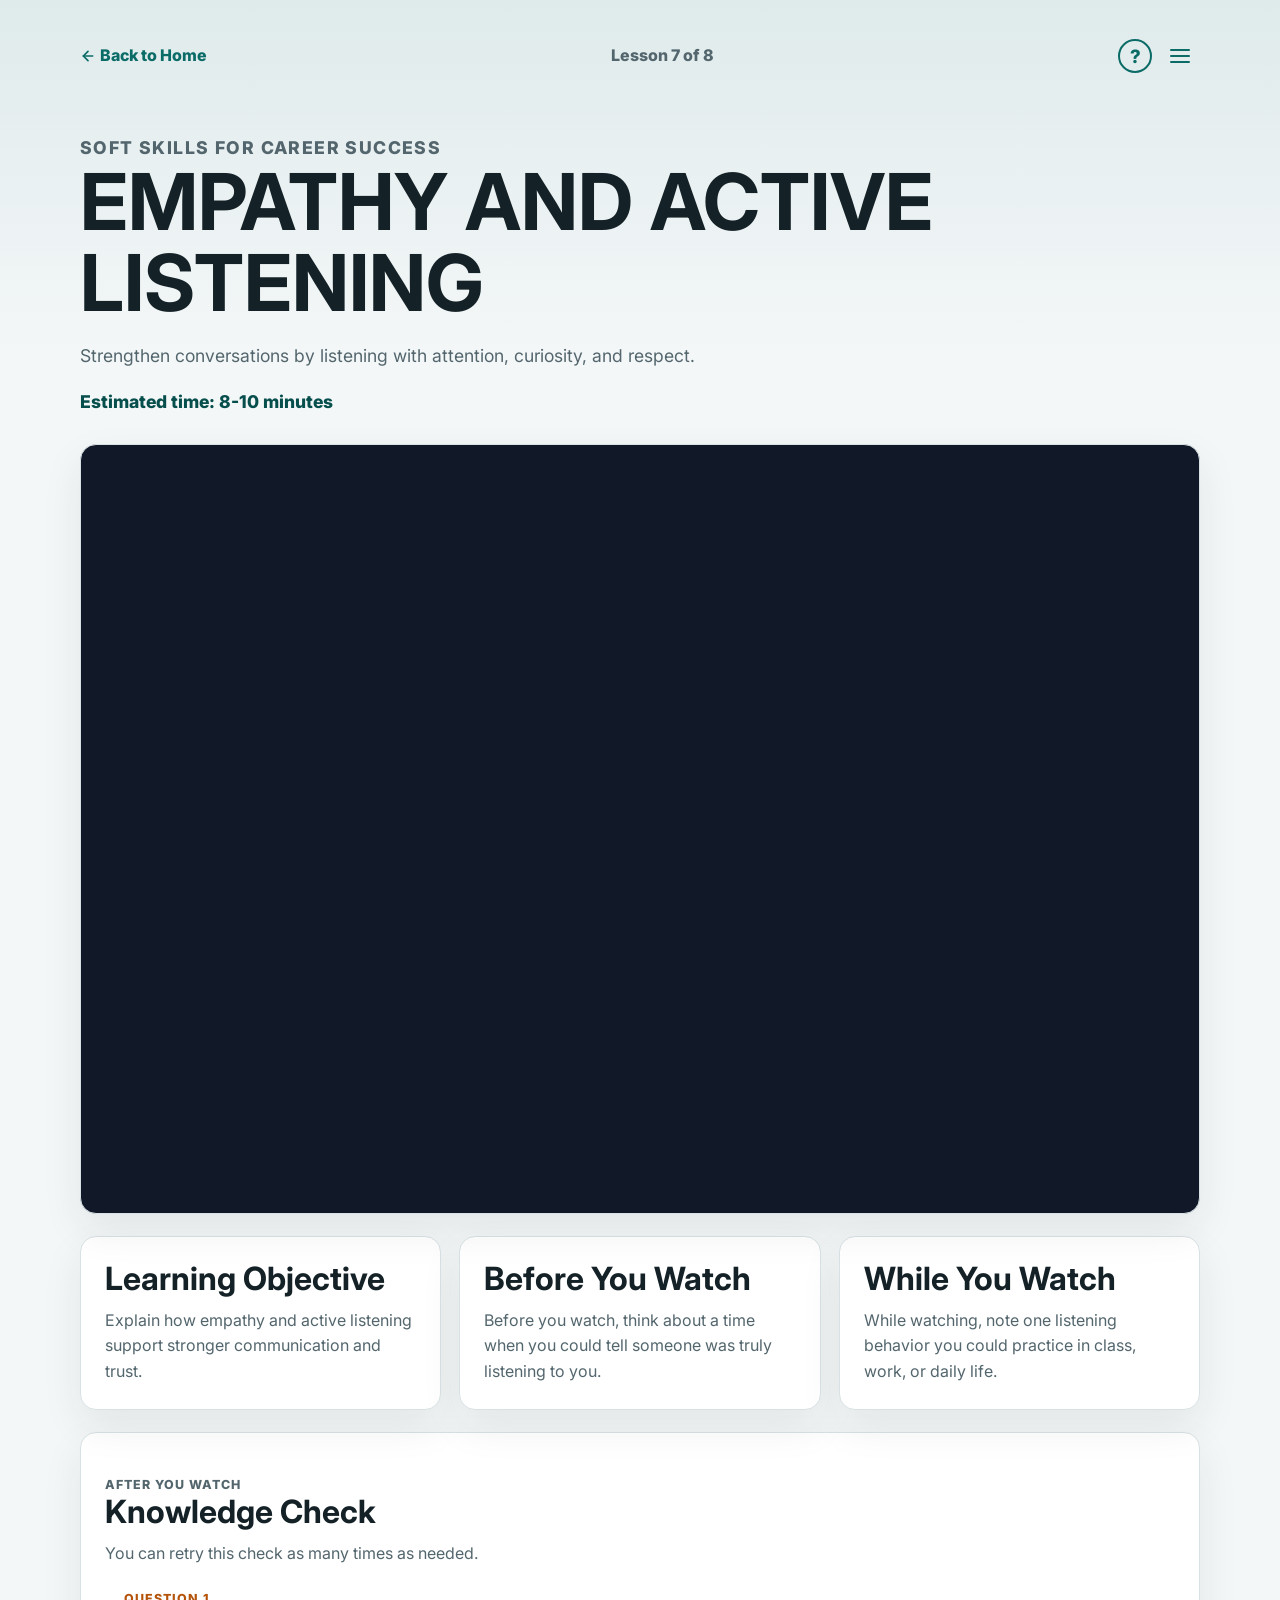
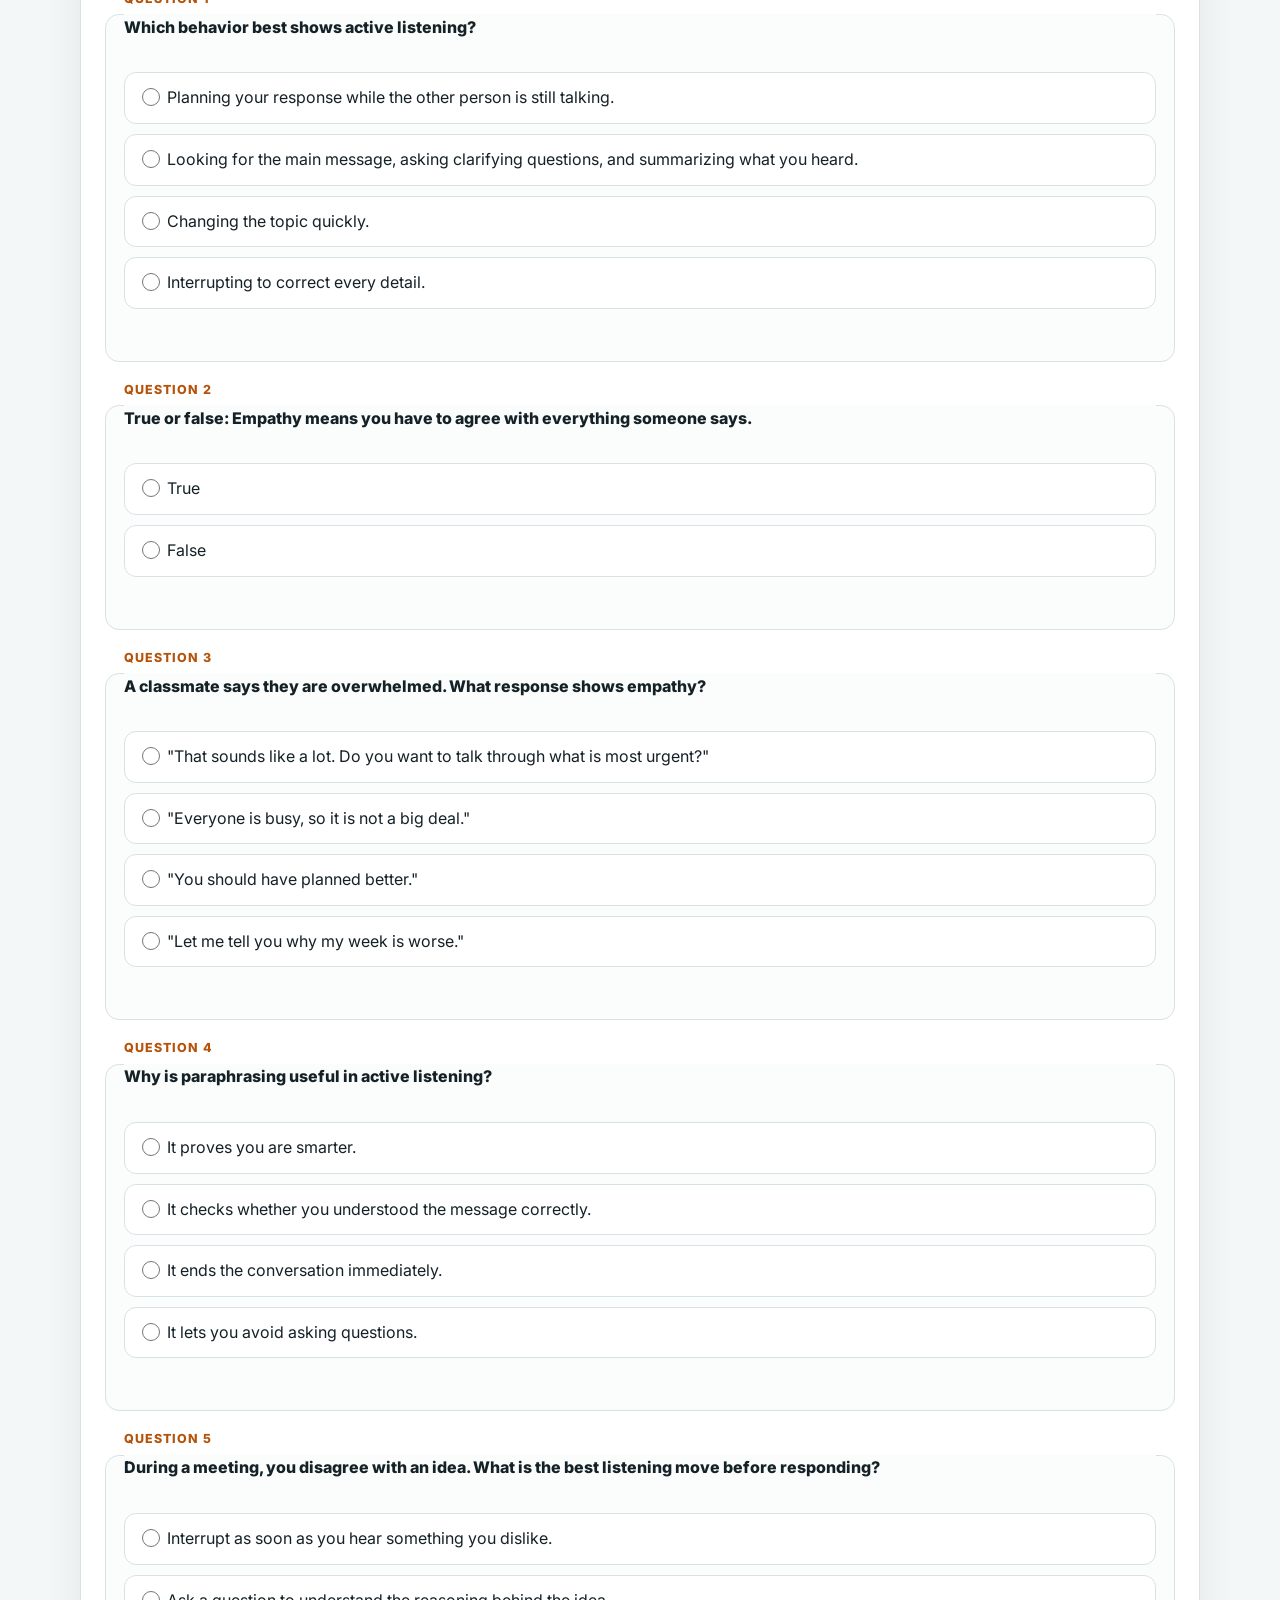
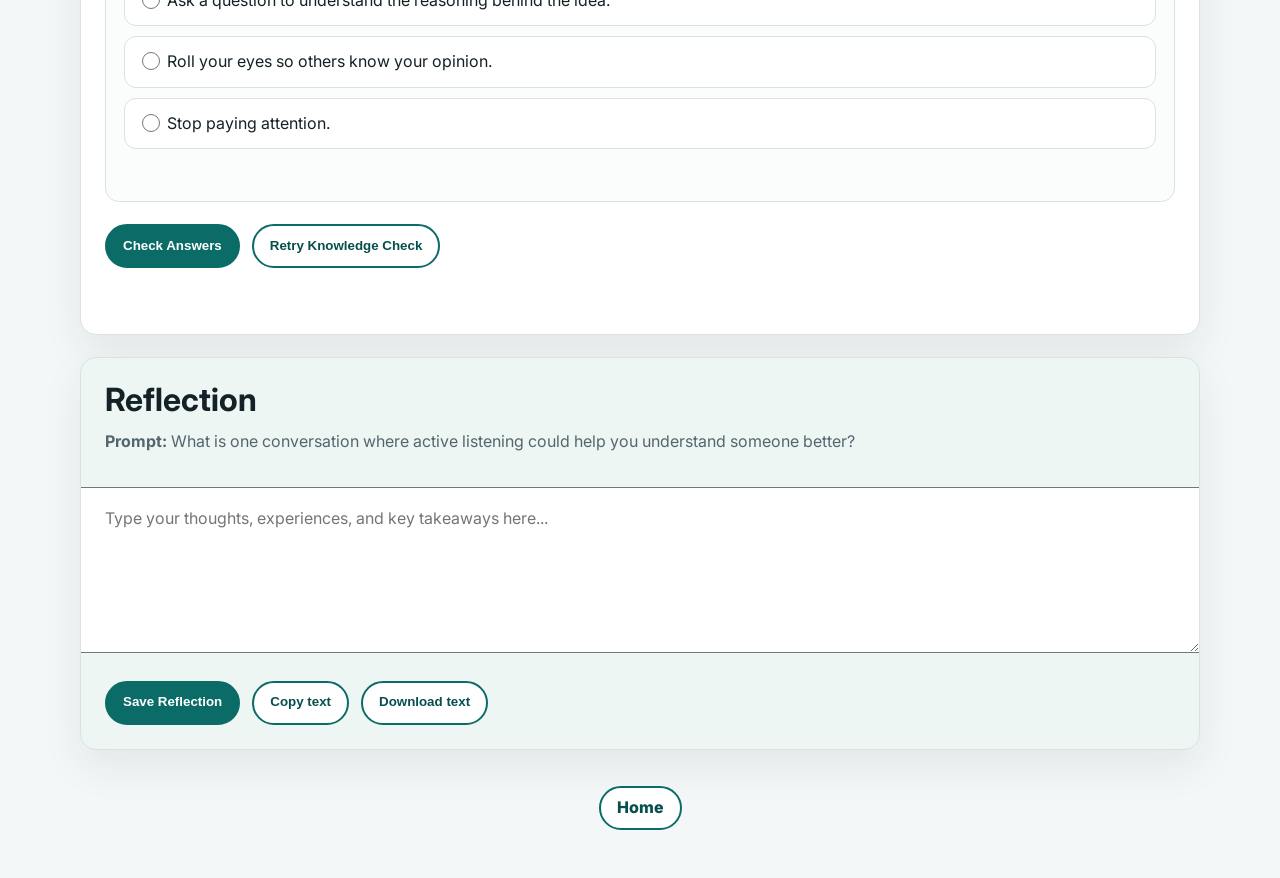
<file: lessons/lesson-7.html>
<!doctype html>
<html lang="en">
  <head>
    <meta charset="utf-8">
    <meta name="viewport" content="width=device-width, initial-scale=1">
    <title>Lesson 7 | Soft Skills for Career Success</title>
    <link rel="stylesheet" href="../assets/css/styles.css">
  </head>
  <body>
    <main class="site-shell" data-lesson-page data-lesson-id="7"></main>
    <script src="../assets/js/lessons.js"></script>
    <script src="../assets/js/quiz.js"></script>
  </body>
</html>
</file>
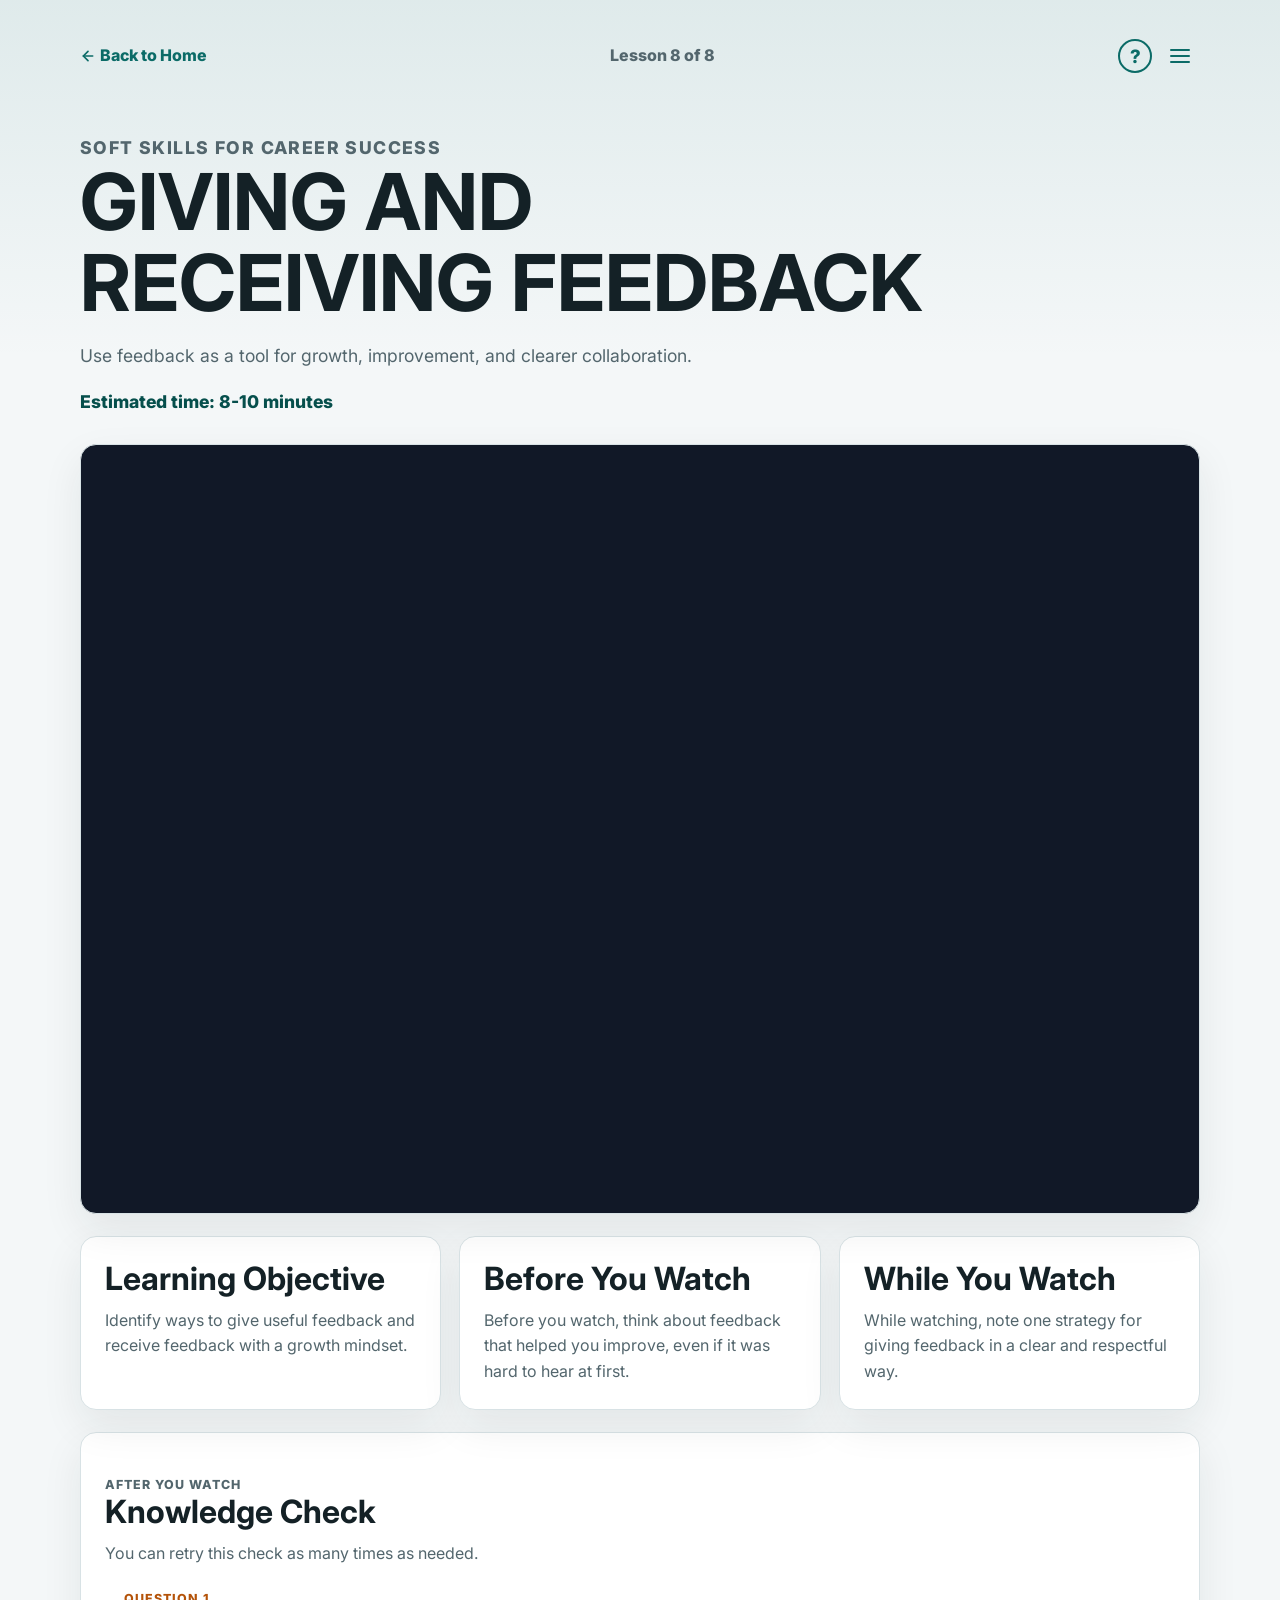
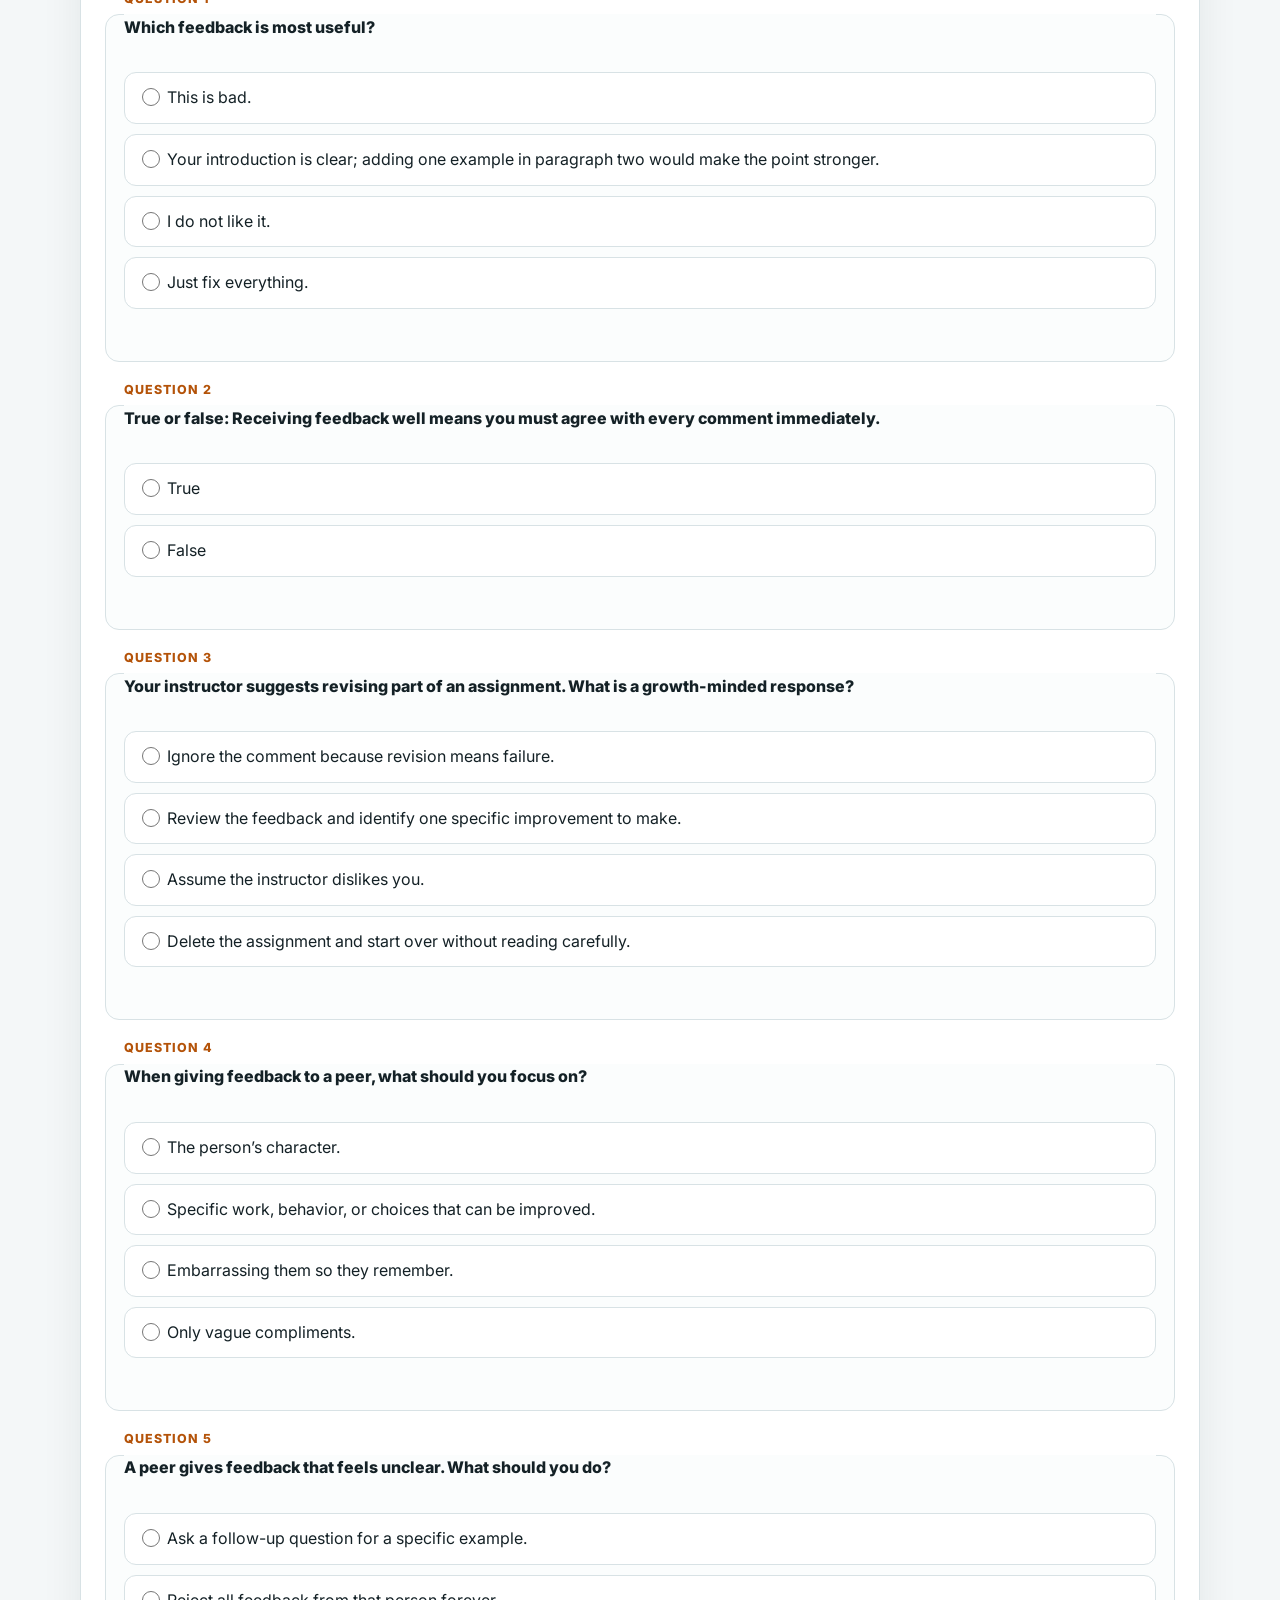
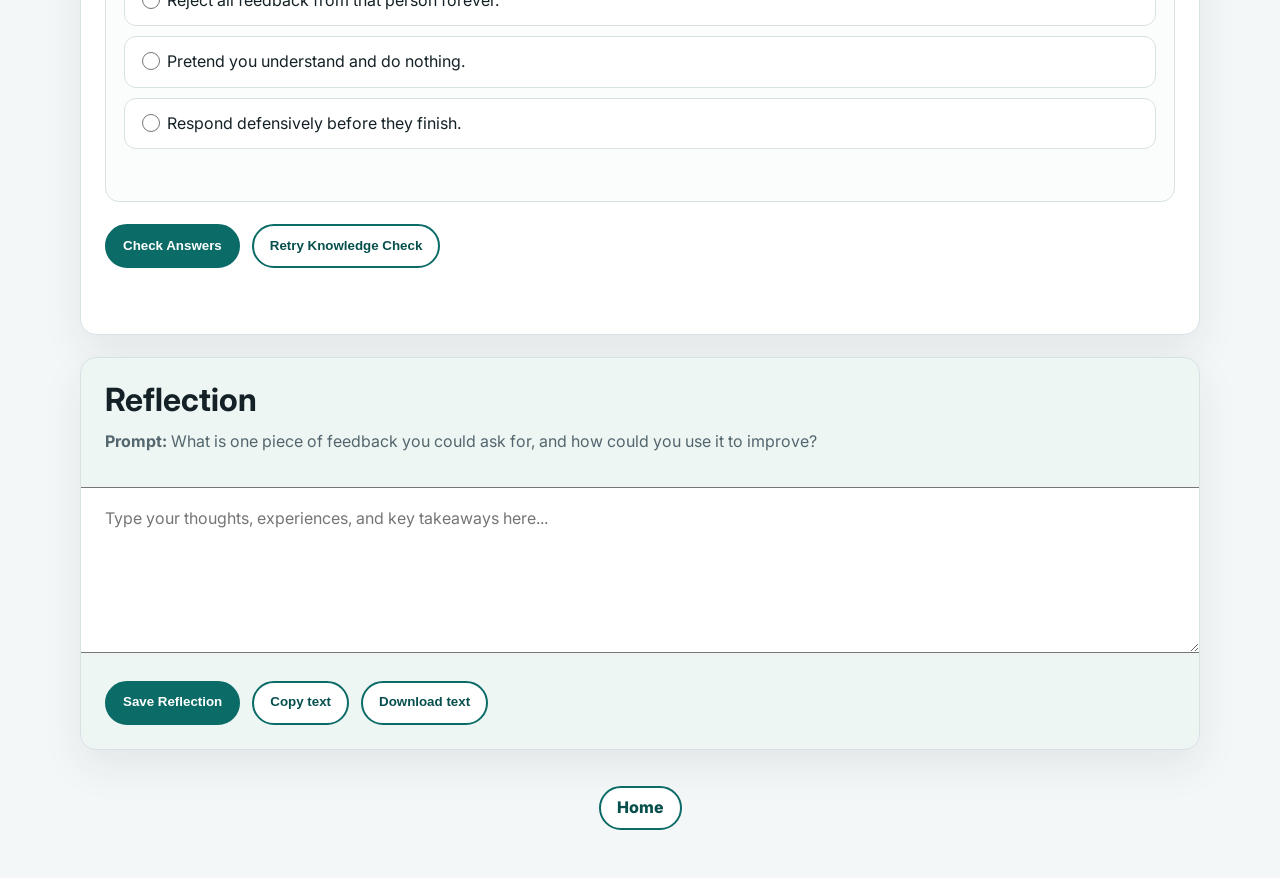
<file: lessons/lesson-8.html>
<!doctype html>
<html lang="en">
  <head>
    <meta charset="utf-8">
    <meta name="viewport" content="width=device-width, initial-scale=1">
    <title>Lesson 8 | Soft Skills for Career Success</title>
    <link rel="stylesheet" href="../assets/css/styles.css">
  </head>
  <body>
    <main class="site-shell" data-lesson-page data-lesson-id="8"></main>
    <script src="../assets/js/lessons.js"></script>
    <script src="../assets/js/quiz.js"></script>
  </body>
</html>
</file>
<file: assets/css/styles.css>
@import url("https://fonts.googleapis.com/css2?family=Fira+Code:wght@400;500;600&family=Inter:wght@400;500;600;700;800&display=swap");

:root {
  color-scheme: light;
  --font-body: "Inter", ui-sans-serif, system-ui, -apple-system, BlinkMacSystemFont, "Segoe UI", sans-serif;
  --font-heading: var(--font-body);
  --font-code: "Fira Code", "SFMono-Regular", Consolas, "Liberation Mono", monospace;
  --bg: #f4f7f8;
  --surface: #ffffff;
  --surface-soft: #eef6f4;
  --text: #142126;
  --muted: #53666d;
  --border: #d8e2e5;
  --primary: #0b6b67;
  --primary-dark: #064f4c;
  --accent: #b45309;
  --success-bg: #e8f7ec;
  --success-text: #165b2f;
  --error-bg: #fff0ee;
  --error-text: #9f2d20;
  --notice-bg: #fff7df;
  --notice-text: #6f4b00;
  --shadow: 0 16px 40px rgba(20, 33, 38, 0.08);
  --radius: 16px;
  font-family: var(--font-body);
}

* {
  box-sizing: border-box;
}

html {
  min-width: 320px;
  scroll-behavior: smooth;
}

body {
  margin: 0;
  background:
    linear-gradient(180deg, rgba(11, 107, 103, 0.09), rgba(244, 247, 248, 0) 360px),
    var(--bg);
  color: var(--text);
  font-size: 16px;
  line-height: 1.6;
}

h1,
h2,
h3,
h4,
h5,
h6 {
  font-family: var(--font-heading);
}

pre,
code,
kbd,
samp {
  font-family: var(--font-code);
}

a {
  color: var(--primary);
  text-underline-offset: 0.18em;
}

a:hover {
  color: var(--primary-dark);
}

:focus-visible {
  outline: 3px solid #f59e0b;
  outline-offset: 3px;
}

.site-shell {
  width: min(1120px, calc(100% - 32px));
  margin: 0 auto;
  padding: 32px 0 48px;
}

.hero {
  display: grid;
  gap: 28px;
  align-items: end;
  grid-template-columns: minmax(0, 1.4fr) minmax(280px, 0.6fr);
  padding: 40px 0 32px;
}

.hero h1,
.lesson-header h1 {
  max-width: 880px;
  margin: 0;
  color: var(--text);
  font-size: clamp(2.25rem, 7vw, 4.9rem);
  line-height: 1.03;
  letter-spacing: 0;
  text-transform: uppercase;
}

.hero p,
.lesson-header p {
  max-width: 740px;
  margin: 18px 0 0;
  color: var(--muted);
  font-size: 1.1rem;
}

.eyebrow {
  margin: 0 0 12px;
  color: var(--accent);
  font-size: 0.78rem;
  font-weight: 800;
  letter-spacing: 0.08em;
  text-transform: uppercase;
}

.hero-aside {
  display: grid;
  gap: 14px;
  padding: 22px;
  border: 1px solid var(--border);
  border-radius: var(--radius);
  background: rgba(255, 255, 255, 0.76);
  box-shadow: var(--shadow);
}

.hero-stat {
  display: grid;
  gap: 2px;
}

.hero-stat strong {
  font-size: 1.8rem;
  line-height: 1;
}

.hero-stat span {
  color: var(--muted);
}

.section-heading {
  margin: 18px 0 22px;
}

.section-heading h2,
.panel h2,
.quiz-panel h2,
.reflection-panel h2 {
  margin: 0;
  font-size: clamp(1.45rem, 3vw, 2rem);
  line-height: 1.15;
}

.section-heading p,
.panel p,
.quiz-panel p {
  margin: 10px 0 0;
  color: var(--muted);
}

.lesson-grid {
  display: grid;
  grid-template-columns: repeat(4, minmax(0, 1fr));
  gap: 18px;
}

.lesson-card,
.panel,
.quiz-panel {
  border: 1px solid var(--border);
  border-radius: var(--radius);
  background: var(--surface);
  box-shadow: var(--shadow);
}

.lesson-card {
  display: flex;
  min-height: 310px;
  flex-direction: column;
  padding: 22px;
}

.lesson-card__meta,
.time-label {
  color: var(--primary-dark);
  font-size: 0.9rem;
  font-weight: 800;
}

.lesson-card h2 {
  margin: 12px 0 10px;
  font-size: 1.3rem;
  line-height: 1.2;
}

.lesson-card p {
  margin: 0 0 16px;
  color: var(--muted);
}

.lesson-card .button {
  margin-top: auto;
}

.button {
  display: inline-flex;
  min-height: 44px;
  align-items: center;
  justify-content: center;
  gap: 8px;
  width: fit-content;
  margin-top: 4px;
  padding: 11px 16px;
  border: 2px solid var(--primary);
  border-radius: 999px;
  background: var(--primary);
  color: #ffffff;
  font-weight: 800;
  line-height: 1.1;
  text-align: center;
  text-decoration: none;
  cursor: pointer;
}

.button:hover {
  border-color: var(--primary-dark);
  background: var(--primary-dark);
  color: #ffffff;
}

.button--secondary {
  background: #ffffff;
  color: var(--primary-dark);
}

.button--secondary:hover {
  background: var(--surface-soft);
  color: var(--primary-dark);
}

.top-nav,
.bottom-nav {
  display: flex;
  align-items: center;
  justify-content: space-between;
  gap: 14px;
}

.top-nav {
  padding: 4px 0 28px;
}

.top-nav span {
  color: var(--muted);
  font-weight: 800;
}

.lesson-header {
  padding: 12px 0 28px;
}

.lesson-header .time-label {
  color: var(--primary-dark);
}

.video-section {
  margin: 0 0 22px;
}

.video-frame {
  position: relative;
  overflow: hidden;
  width: 100%;
  aspect-ratio: 16 / 9;
  border: 1px solid var(--border);
  border-radius: var(--radius);
  background: #111827;
  box-shadow: var(--shadow);
}

.video-frame iframe {
  position: absolute;
  top: 0;
  left: 0;
  width: 100%;
  height: 100%;
  border: 0;
}

.video-frame--3cmedia {
  --able-player-controls-height: 140px;
  aspect-ratio: auto;
  height: calc((min(1120px, 100vw - 32px) * 9 / 16) + var(--able-player-controls-height));
}

.video-frame--3cmedia iframe {
  height: 100%;
}

.video-frame--3cmedia.video-frame--firefox {
  --able-player-controls-height: 168px;
}

@media (max-width: 640px) {
  .video-frame--3cmedia {
    --able-player-layout-width: 480px;
    --able-player-layout-height: 420px;
    --able-player-scale: 1;
    height: 440px;
    min-height: 0;
  }

  .video-frame--3cmedia iframe {
    width: var(--able-player-layout-width);
    height: var(--able-player-layout-height);
    transform: scale(var(--able-player-scale));
    transform-origin: top left;
  }
}

.lesson-layout {
  display: grid;
  grid-template-columns: repeat(3, minmax(0, 1fr));
  gap: 18px;
  margin: 0 0 22px;
}

.panel,
.quiz-panel {
  padding: 24px;
}

.quiz-panel {
  margin: 0 0 22px;
}

.quiz-form {
  display: grid;
  gap: 18px;
}

.question-card {
  margin: 0;
  padding: 18px;
  border: 1px solid var(--border);
  border-radius: 14px;
  background: #fbfdfd;
}

.question-card legend {
  display: grid;
  gap: 6px;
  width: 100%;
  padding: 0;
  color: var(--text);
  font-weight: 800;
}

.question-card legend span {
  color: var(--accent);
  font-size: 0.78rem;
  letter-spacing: 0.08em;
  text-transform: uppercase;
}

.answer-list {
  display: grid;
  gap: 10px;
  margin-top: 14px;
}

.answer-option {
  display: grid;
  grid-template-columns: 20px minmax(0, 1fr);
  gap: 10px;
  align-items: start;
  min-height: 44px;
  padding: 12px;
  border: 1px solid var(--border);
  border-radius: 12px;
  background: #ffffff;
  cursor: pointer;
}

.answer-option:hover {
  border-color: #9ac6c2;
  background: #f5fbfa;
}

.answer-option input {
  width: 18px;
  height: 18px;
  margin-top: 3px;
  accent-color: var(--primary);
}

.question-feedback {
  min-height: 1.5em;
  margin: 12px 0 0;
  font-weight: 700;
}

.question-card.is-correct {
  border-color: #8dcea0;
  background: var(--success-bg);
}

.question-card.is-incorrect,
.question-card.is-missing {
  border-color: #edb0a8;
  background: var(--error-bg);
}

.answer-option.is-correct-answer {
  border-color: #2f8f4e;
  background: #dff3e6;
  color: var(--success-text);
}

.answer-option.is-selected-wrong {
  border-color: #c53a2c;
  background: #ffe4e0;
  color: var(--error-text);
}

.quiz-actions {
  display: flex;
  flex-wrap: wrap;
  gap: 12px;
  align-items: center;
}

.quiz-summary {
  min-height: 1.5em;
  border-radius: 12px;
  font-weight: 800;
}

.quiz-summary:not(:empty) {
  padding: 14px 16px;
}

.quiz-summary--notice {
  background: var(--notice-bg);
  color: var(--notice-text);
}

.quiz-summary--complete {
  background: var(--success-bg);
  color: var(--success-text);
}

.reflection-panel {
  margin-bottom: 22px;
  background: var(--surface-soft);
  padding: 24px 0 !important; /* Override standard panel padding */
  overflow: hidden; /* Prevent focus shadow clipping issues */
}

.bottom-nav {
  display: grid;
  grid-template-columns: 1fr auto 1fr;
  padding: 10px 0 0;
}

.bottom-nav > :last-child {
  justify-self: end;
}

.site-footer {
  margin-top: 36px;
  padding-top: 20px;
  border-top: 1px solid var(--border);
  color: var(--muted);
  font-size: 0.95rem;
}

@media (max-width: 980px) {
  .hero,
  .lesson-layout {
    grid-template-columns: 1fr;
  }

  .lesson-grid {
    grid-template-columns: repeat(2, minmax(0, 1fr));
  }

  .hero-aside {
    padding: 14px 10px;
    display: grid;
    grid-template-columns: repeat(3, 1fr);
    text-align: center;
    gap: 8px;
  }

  .hero-stat {
    gap: 2px;
  }

  .hero-stat strong {
    font-size: 1.45rem;
  }

  .hero-stat span {
    font-size: 0.78rem;
    line-height: 1.25;
  }
}

@media (max-width: 640px) {
  .site-shell {
    width: min(100% - 24px, 1120px);
    padding-top: 20px;
  }

  .hero {
    padding-top: 22px;
  }

  .lesson-grid {
    grid-template-columns: 1fr;
  }

  .lesson-card {
    min-height: 0;
  }

  .top-nav {
    align-items: flex-start;
    flex-direction: column;
  }

  .bottom-nav {
    grid-template-columns: 1fr;
  }

  .bottom-nav .button {
    width: 100%;
  }

  .quiz-actions .button {
    width: 100%;
  }

  .panel,
  .quiz-panel {
    padding: 18px;
  }
}

/* ==========================================================================
   Reflection Form & Reflections Journal styles
   ========================================================================== */

/* Accessibility Utility */
.visually-hidden {
  position: absolute;
  width: 1px;
  height: 1px;
  padding: 0;
  margin: -1px;
  overflow: hidden;
  clip: rect(0, 0, 0, 0);
  white-space: nowrap;
  border: 0;
}

/* Lesson card completed state */
.lesson-card--completed {
  border-color: #8dcea0;
  background: var(--surface-soft);
}

.lesson-card {
  position: relative;
}

.lesson-card__status-indicator {
  position: absolute;
  top: 20px;
  right: 20px;
  width: 26px;
  height: 26px;
  border-radius: 50%;
  background-color: var(--success-bg);
  color: var(--success-text);
  border: 1px solid rgba(22, 91, 47, 0.2);
  display: flex;
  align-items: center;
  justify-content: center;
  box-shadow: 0 2px 6px rgba(22, 91, 47, 0.15);
  animation: pop-in 0.3s cubic-bezier(0.34, 1.56, 0.64, 1);
}

@keyframes pop-in {
  0% { transform: scale(0); opacity: 0; }
  100% { transform: scale(1); opacity: 1; }
}

/* Reflection Form */
.reflection-panel h2,
.reflection-prompt,
.reflection-actions {
  padding-left: 24px;
  padding-right: 24px;
}

.reflection-form {
  margin-top: 18px;
  display: block; /* Stack elements vertically */
}

.reflection-prompt {
  line-height: 1.5;
  color: var(--muted);
}

.reflection-form textarea {
  width: 100%;
  min-height: 160px;
  padding: 18px 24px; /* Typing starts aligned with header */
  border-left: none;
  border-right: none;
  border-radius: 0;
  margin: 16px 0;
  font-family: inherit;
  font-size: 1rem;
  line-height: 1.6;
  resize: vertical;
  background: var(--surface);
  color: var(--text);
  transition: border-color 0.2s, background-color 0.2s;
}

.reflection-form textarea:focus {
  outline: none;
  border-top-color: var(--primary);
  border-bottom-color: var(--primary);
  background-color: #fbfdfd;
}

@media (max-width: 640px) {
  .reflection-panel {
    padding: 18px 0 !important;
  }

  .reflection-panel h2,
  .reflection-prompt,
  .reflection-actions {
    padding-left: 18px;
    padding-right: 18px;
  }

  .reflection-form textarea {
    padding: 18px 18px;
  }
}

.reflection-actions {
  display: flex;
  flex-wrap: wrap;
  align-items: center;
  gap: 12px;
}

.save-status {
  font-size: 0.9rem;
  font-weight: 700;
  transition: opacity 0.3s ease;
  margin-left: 4px;
}

.save-status.status--saving {
  color: var(--muted);
}

.save-status.status--saved {
  color: var(--success-text);
  animation: pulse-green 0.5s ease-in-out;
}

@keyframes pulse-green {
  0% { transform: scale(1); }
  50% { transform: scale(1.05); }
  100% { transform: scale(1); }
}

/* Completion Panel */
.completion-panel {
  margin-bottom: 22px;
  background: linear-gradient(135deg, #e8f7ec, #dff3e6);
  border-color: #8dcea0;
  display: flex;
  flex-wrap: wrap;
  align-items: center;
  justify-content: space-between;
  gap: 20px;
  padding: 24px;
}

.completion-content {
  display: flex;
  align-items: center;
  gap: 16px;
}

.completion-icon {
  font-size: 2.2rem;
}

.completion-panel h2 {
  color: var(--success-text);
  margin: 0 0 4px 0 !important;
}

.completion-panel p {
  color: #1a512d !important;
  margin: 0 !important;
  font-size: 0.95rem;
}

.button--success {
  background-color: #165b2f;
  border-color: #165b2f;
}

.button--success:hover {
  background-color: #0e3e20;
  border-color: #0e3e20;
}

/* ==========================================================================
   Print Styles
   ========================================================================== */
@media print {
  body {
    background: #ffffff !important;
    color: #000000 !important;
    font-size: 12pt;
    line-height: 1.5;
  }

  .site-shell {
    display: none !important;
  }

  .print-only-report {
    display: block !important;
    padding: 20px;
  }
}

.print-only-report {
  display: none;
}

.print-doc-header {
  border-bottom: 2px solid #333333;
  padding-bottom: 12px;
  margin-bottom: 24px;
}

.print-header-top {
  font-size: 1.4rem;
  font-weight: 800;
  letter-spacing: 0.05em;
  text-transform: uppercase;
}

.print-header-sub {
  font-size: 0.95rem;
  color: #555555;
  margin-bottom: 8px;
}

.print-doc-header h1 {
  font-size: 2rem;
  margin: 12px 0 6px 0;
}

.print-meta-line {
  margin: 4px 0;
  font-size: 0.95rem;
  color: #333333;
}

.print-doc-section {
  margin-bottom: 28px;
}

.print-doc-section h2 {
  font-size: 1.3rem;
  border-bottom: 1px solid #cccccc;
  padding-bottom: 4px;
  margin-top: 0;
  margin-bottom: 14px;
}

.print-score-summary {
  background-color: #f3f4f6;
  padding: 10px 14px;
  border-radius: 6px;
  margin-bottom: 16px;
  font-size: 1.05rem;
}

.print-questions-list {
  display: grid;
  gap: 14px;
}

.print-question-item {
  border-bottom: 1px dashed #e5e7eb;
  padding-bottom: 10px;
}

.print-question-item:last-child {
  border-bottom: none;
}

.print-question-prompt {
  margin: 0 0 4px 0;
  font-weight: 700;
}

.print-question-answer {
  margin: 0;
  font-size: 0.95rem;
}

.answer-val {
  font-weight: 700;
}

.answer-val.correct {
  color: #15803d;
}

.answer-val.incorrect {
  color: #b91c1c;
}

.badge-icon {
  font-weight: 800;
}

.print-reflection-block {
  border: 1px solid #cccccc;
  border-radius: 8px;
  padding: 16px;
  background-color: #fbfbfb;
}

.print-prompt-text {
  margin: 0 0 12px 0;
  color: #444444;
  font-style: italic;
}

.print-response-text {
  line-height: 1.6;
  color: #000000;
  white-space: pre-wrap;
}

.print-doc-footer {
  margin-top: 40px;
  border-top: 1px solid #cccccc;
  padding-top: 12px;
  font-size: 0.85rem;
  color: #666666;
  text-align: center;
}

.print-url {
  font-family: var(--font-code);
  margin-top: 4px;
}

/* ==========================================================================
   Navigation Drawer
   ========================================================================== */
.back-home-link {
  display: inline-flex;
  align-items: center;
  color: var(--primary);
  text-decoration: none;
  font-weight: 800;
  transition: color 0.2s;
}

.back-home-link:hover {
  color: var(--primary-dark);
}

.hamburger-btn {
  background: none;
  border: none;
  color: var(--primary);
  cursor: pointer;
  display: inline-flex;
  align-items: center;
  justify-content: center;
  padding: 8px;
  border-radius: 50%;
  transition: background-color 0.2s, color 0.2s;
}

.hamburger-btn:hover {
  background-color: var(--surface-soft);
  color: var(--primary-dark);
}

.nav-drawer {
  position: fixed;
  inset: 0;
  z-index: 1000;
  display: flex;
  justify-content: flex-end;
  visibility: hidden;
  transition: visibility 0.3s;
}

.nav-drawer--open {
  visibility: visible;
}

.nav-drawer__overlay {
  position: absolute;
  inset: 0;
  background-color: rgba(20, 33, 38, 0.4);
  backdrop-filter: blur(4px);
  opacity: 0;
  transition: opacity 0.3s ease;
}

.nav-drawer--open .nav-drawer__overlay {
  opacity: 1;
}

.nav-drawer__content {
  position: relative;
  z-index: 1001;
  width: min(360px, 100% - 40px);
  height: 100%;
  background: var(--surface);
  box-shadow: -10px 0 30px rgba(20, 33, 38, 0.15);
  display: flex;
  flex-direction: column;
  transform: translateX(100%);
  transition: transform 0.3s cubic-bezier(0.16, 1, 0.3, 1);
}

.nav-drawer--open .nav-drawer__content {
  transform: translateX(0);
}

.nav-drawer__header {
  padding: 24px;
  border-bottom: 1px solid var(--border);
  display: flex;
  justify-content: space-between;
  align-items: center;
}

.nav-drawer__header h2 {
  margin: 0;
  font-size: 1.35rem;
  color: var(--text);
  font-weight: 800;
}

.close-drawer-btn {
  background: none;
  border: none;
  color: var(--muted);
  cursor: pointer;
  padding: 8px;
  border-radius: 50%;
  display: flex;
  align-items: center;
  justify-content: center;
  transition: background-color 0.2s, color 0.2s;
}

.close-drawer-btn:hover {
  background-color: var(--surface-soft);
  color: var(--text);
}

.nav-drawer__list {
  flex-grow: 1;
  overflow-y: auto;
  padding: 16px 24px;
  display: grid;
  gap: 12px;
  align-content: start;
}

.nav-drawer__item {
  display: grid;
  grid-template-columns: 1fr auto;
  gap: 4px;
  padding: 14px 18px;
  border: 1px solid var(--border);
  border-radius: 12px;
  color: var(--text);
  text-decoration: none;
  transition: border-color 0.2s, background-color 0.2s;
}

.nav-drawer__item-num {
  grid-column: 1 / -1;
  font-size: 0.75rem;
  font-weight: 800;
  color: var(--accent);
  text-transform: uppercase;
  letter-spacing: 0.05em;
}

.nav-drawer__item-title {
  font-size: 0.95rem;
  font-weight: 700;
}

.nav-drawer__item-badge {
  color: var(--success-text);
  font-weight: 800;
  font-size: 1.1rem;
}

.nav-drawer__item:hover {
  background-color: var(--surface-soft);
  border-color: #bcd4d0;
}

.nav-drawer__item--current {
  background-color: var(--primary);
  border-color: var(--primary);
  color: #ffffff;
}

.nav-drawer__item--current .nav-drawer__item-num {
  color: #f59e0b;
}

.nav-drawer__item--current .nav-drawer__item-badge {
  color: #ffffff;
}

.nav-drawer__item--current:hover {
  background-color: var(--primary-dark);
  border-color: var(--primary-dark);
  color: #ffffff;
}

.nav-drawer__item--completed:not(.nav-drawer__item--current) {
  border-color: #8dcea0;
  background-color: rgba(232, 247, 236, 0.3);
}

.nav-drawer__footer {
  padding: 24px;
  border-top: 1px solid var(--border);
}

/* ==========================================================================
   Info Button & Academic Dialog
   ========================================================================== */
.site-header {
  display: flex;
  justify-content: flex-end;
  margin-bottom: -24px; /* Pull the hero section up slightly */
  position: relative;
  z-index: 10;
}

.top-nav__actions {
  display: flex;
  align-items: center;
  gap: 8px;
}

.info-btn {
  background: none;
  border: 2px solid var(--primary);
  color: var(--primary);
  font-family: inherit;
  font-size: 1.15rem;
  font-weight: 800;
  cursor: pointer;
  display: inline-flex;
  align-items: center;
  justify-content: center;
  width: 34px;
  height: 34px;
  border-radius: 50%;
  transition: background-color 0.2s, color 0.2s, transform 0.2s;
}

.info-btn:hover {
  background-color: var(--primary);
  color: #ffffff;
  transform: scale(1.05);
}

/* Modal Dialog */
.info-dialog {
  padding: 0;
  border: none;
  border-radius: var(--radius);
  background: var(--surface);
  box-shadow: 0 24px 64px rgba(20, 33, 38, 0.25);
  max-width: min(420px, calc(100% - 32px));
  width: 100%;
  overflow: hidden;
  animation: modal-fade-in 0.3s cubic-bezier(0.16, 1, 0.3, 1);
}

.info-dialog::backdrop {
  background-color: rgba(20, 33, 38, 0.45);
  backdrop-filter: blur(6px);
  animation: backdrop-fade-in 0.3s ease;
}

@keyframes modal-fade-in {
  from { transform: translateY(16px); opacity: 0; }
  to { transform: translateY(0); opacity: 1; }
}

@keyframes backdrop-fade-in {
  from { opacity: 0; }
  to { opacity: 1; }
}

.info-dialog__content {
  display: flex;
  flex-direction: column;
}

.info-dialog__header {
  padding: 24px 24px 16px;
  border-bottom: 1px solid var(--border);
  display: flex;
  justify-content: space-between;
  align-items: center;
}

.info-dialog__header h2 {
  margin: 0;
  font-size: 1.25rem;
  color: var(--text);
  font-weight: 800;
}

.close-dialog-btn {
  background: none;
  border: none;
  color: var(--muted);
  cursor: pointer;
  padding: 6px;
  border-radius: 50%;
  display: flex;
  align-items: center;
  justify-content: center;
  transition: background-color 0.2s, color 0.2s;
}

.close-dialog-btn:hover {
  background-color: var(--surface-soft);
  color: var(--text);
}

.info-dialog__body {
  padding: 24px;
  display: grid;
  gap: 20px;
}

.info-group h3 {
  margin: 0 0 6px 0;
  font-size: 0.8rem;
  font-weight: 800;
  color: var(--accent);
  text-transform: uppercase;
  letter-spacing: 0.08em;
}

.info-group p {
  margin: 0 0 4px 0;
  font-size: 0.98rem;
  color: var(--text);
  line-height: 1.4;
}

.info-group .dept-title {
  font-weight: 700;
}

.info-group .college-title {
  color: var(--muted);
}

.info-link {
  display: inline-block;
  margin-top: 4px;
  font-size: 0.9rem;
  font-weight: 700;
  color: var(--primary);
  text-decoration: underline;
  text-underline-offset: 0.15em;
  transition: color 0.2s;
}

.info-link:hover {
  color: var(--primary-dark);
}
</file>
